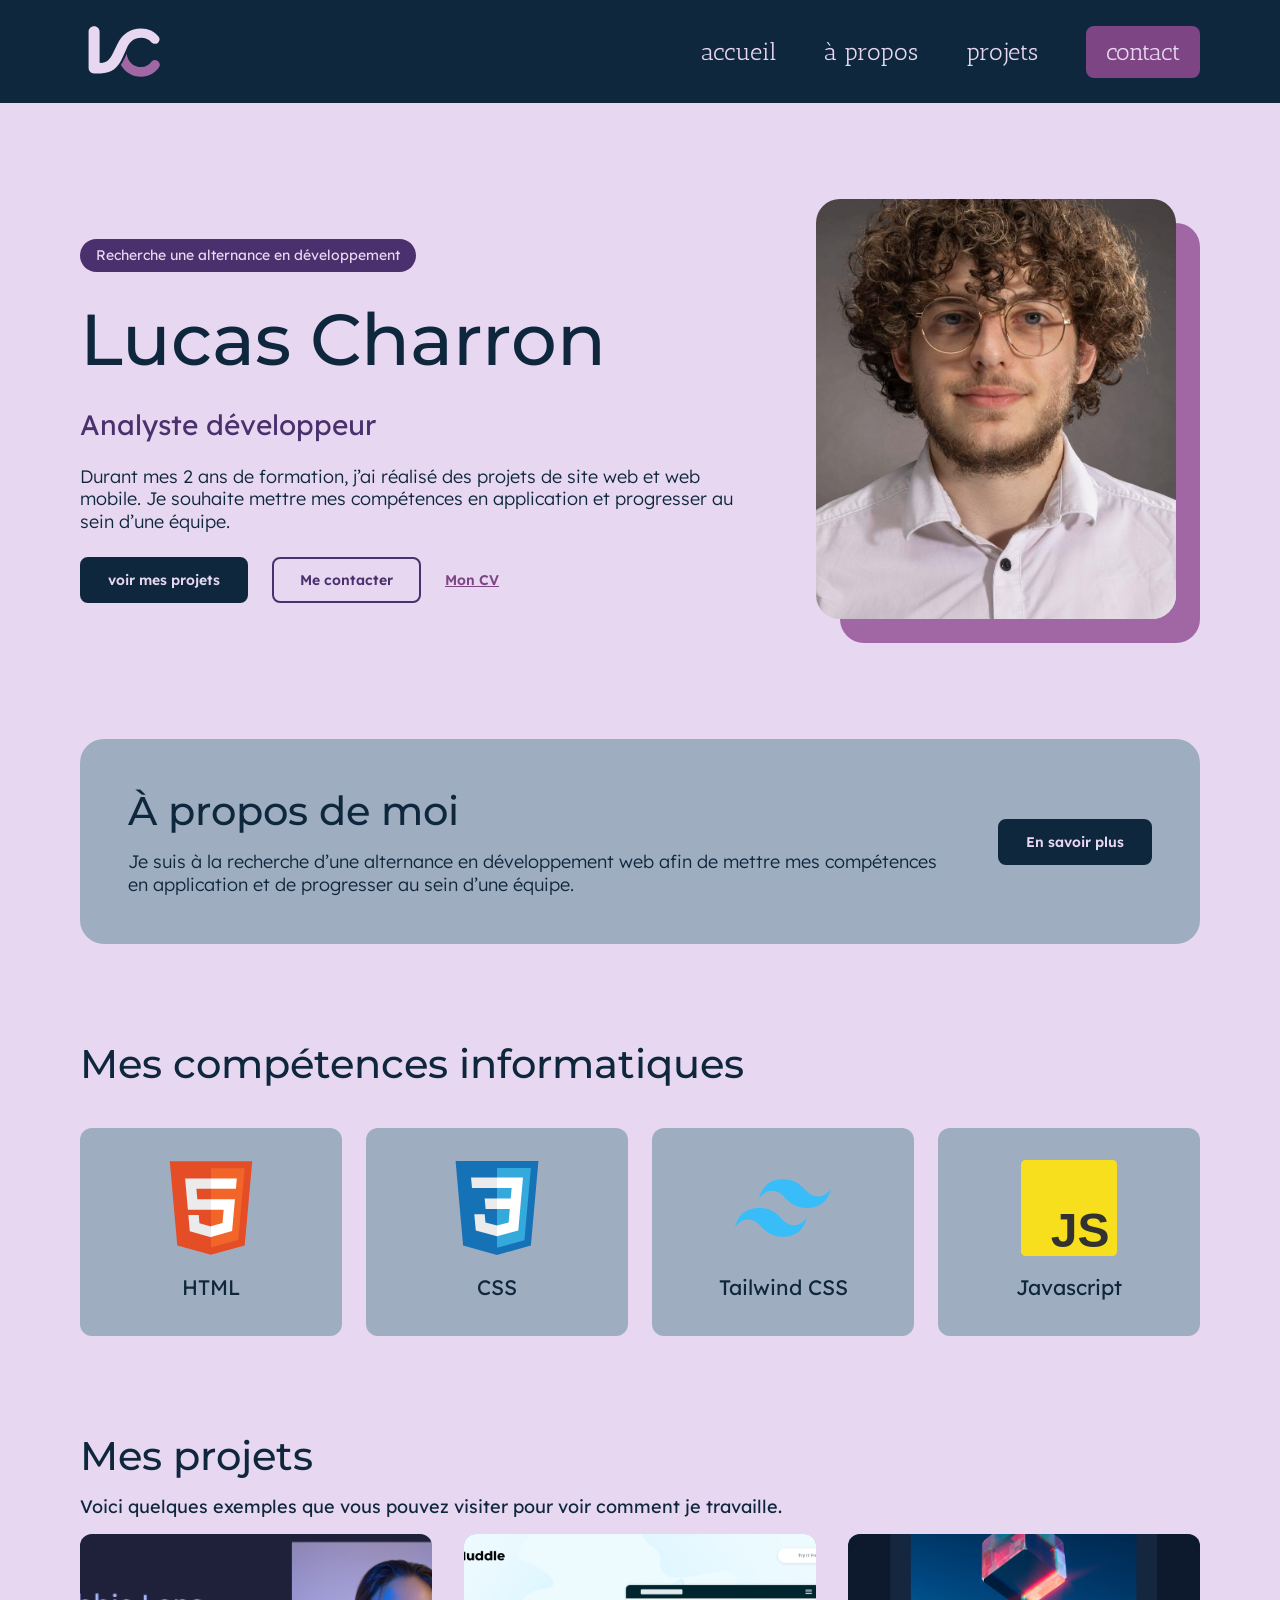
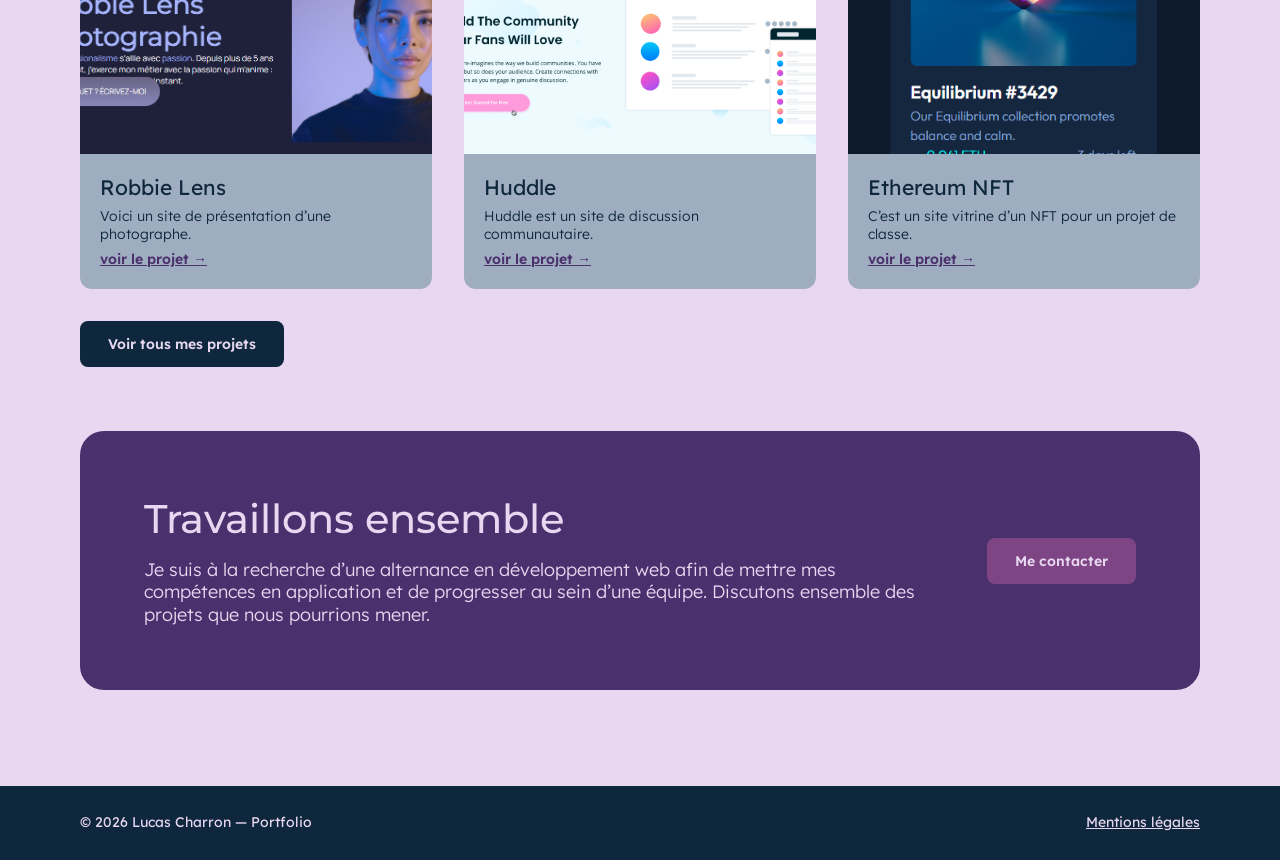
<file: index.html>
<!DOCTYPE html>
<html lang="fr">
<head>
	<!-- Encodage et affichage mobile -->
	<meta charset="UTF-8" />
	<meta name="viewport" content="width=device-width, initial-scale=1.0" />
	<!-- Titre et description de la page -->
	<title>Accueil-portfolio</title>
	<meta name="description" content="Portfolio de Lucas Charron, développeur web : découvrez mes projets de sites web et web mobile réalisés durant ma formation." />

	<!-- Open Graph (aperçu lors du partage du lien) : og:url à remplir quand l'adresse du site sera connue -->
	<meta property="og:title" content="Accueil-portfolio" />
	<meta property="og:type" content="website" />
	<meta property="og:url" content="" />
	<meta property="og:image" content="img/logos/logo-lc-1200x630.png" />

	<!-- Favicons et manifest -->
	<link rel="icon" type="image/png" href="/favicon-96x96.png" sizes="96x96" />
	<link rel="icon" type="image/svg+xml" href="/favicon.svg" />
	<link rel="shortcut icon" href="/favicon.ico" />
	<link rel="apple-touch-icon" sizes="180x180" href="/apple-touch-icon.png" />
	<link rel="manifest" href="/site.webmanifest" />

	<!-- Feuilles de style -->
	<link rel="stylesheet" href="css/reset.css" />
	<link rel="stylesheet" href="css/style.css" />
</head>

<body>
	<!-- ===== EN-TÊTE ===== -->
	<header>
		<a href="index.html">
			<img src="img/logos/logo-lc.svg" alt="Lucas Charron, retour à l'accueil" width="57" height="35">
		</a>
		<!-- Navigation principale -->
		<nav aria-label="Navigation principale">
			<button type="button" aria-expanded="false" aria-controls="menu-principal">Menu</button>
			<ul id="menu-principal" class="menu-principal" hidden>
				<li><a href="index.html" aria-current="page">accueil</a></li>
				<li><a href="a-propos.html">à propos</a></li>
				<li><a href="projets.html">projets</a></li>
				<li><a href="contact.html">contact</a></li>
			</ul>
		</nav>
	</header>

	<!-- ===== CONTENU PRINCIPAL ===== -->
	<main>
		<!-- Section : hero (présentation) -->
		<section id="hero" aria-labelledby="titre-hero" class="hero">
			<img src="img/photos/photo-profil.jpg" alt="Photo de profil de Lucas Charron" width="881" height="1322" class="hero__photo">
			<div class="hero__text">
				<p class="hero__badge">Recherche une alternance en développement</p>
				<h1 id="titre-hero">Lucas Charron</h1>
				<p class="hero__subtitle">Analyste développeur</p>
				<p class="hero__description">Durant mes 2 ans de formation, j’ai réalisé des projets de site web et web mobile. Je souhaite mettre mes compétences en application et progresser au sein d’une équipe.</p>
				<div class="hero__buttons">
					<a href="projets.html" class="btn btn--primary">voir mes projets</a>
					<a href="contact.html" class="btn btn--secondary">Me contacter</a>
					<a href="cv/cv-lucas-charron-portfolio.pdf" class="hero__cv" download>Mon CV</a>
				</div>
			</div>
		</section>

		<!-- Section : À propos de moi -->
		<section aria-labelledby="titre-apropos" class="about">
			<div class="about__text">
				<h2 id="titre-apropos" class="about__title">À propos de moi</h2>
				<p class="about__description">Je suis à la recherche d’une alternance en développement web afin de mettre mes compétences en application et de progresser au sein d’une équipe.</p>
			</div>
			<a href="a-propos.html" class="btn btn--primary">En savoir plus</a>
		</section>

		<!-- Section : Mes compétences informatiques -->
		<section class="skills" aria-labelledby="titre-competences">
			<h2 class="skills__title" id="titre-competences">Mes compétences informatiques</h2>
			<ul class="skills__list">
				<li class="skills__card">
					<img class="skills__icon" src="img/logos/html5.svg" alt="" width="64" height="64">
					<p class="skills__name">HTML</p>
				</li>
				<li class="skills__card">
					<img class="skills__icon" src="img/logos/css3.svg" alt="" width="64" height="64">
					<p class="skills__name">CSS</p>
				</li>
				<li class="skills__card">
					<img class="skills__icon" src="img/logos/tailwindcss.svg" alt="" width="64" height="64">
					<p class="skills__name">Tailwind CSS</p>
				</li>
				<li class="skills__card">
					<img class="skills__icon" src="img/logos/javascript.svg" alt="" width="64" height="64">
					<p class="skills__name">Javascript</p>
				</li>
			</ul>
		</section>

		<!-- Section : Mes projets -->
		<section class="projects" aria-labelledby="titre-projets">
			<h2 id="titre-projets" class="projects__title">Mes projets</h2>
			<p class="projects__intro">Voici quelques exemples que vous pouvez visiter pour voir comment je travaille.</p>
			<ul class="projects__list">
				<li>
					<!-- Projet : Robbie Lens -->
					<article class="projects__card">
						<img class="projects__image" src="img/projets/robbie-lens.png" alt="Capture de la page d'accueil du site Robbie Lens" width="1017" height="467">
						<div class="projects__body">
							<h3 class="projects__name">Robbie Lens</h3>
							<p class="projects__description">Voici un site de présentation d’une photographe.</p>
							<a class="projects__link" href="page-robbies-lens.html" aria-label="Voir le projet Robbie Lens">voir le projet</a>
						</div>
					</article>
				</li>
				<li>
					<!-- Projet : Huddle -->
					<article class="projects__card">
						<img class="projects__image" src="img/projets/huddle.png" alt="Capture de la page du site Huddle" width="607" height="302">
						<div class="projects__body">
							<h3 class="projects__name">Huddle</h3>
							<p class="projects__description">Huddle est un site de discussion communautaire.</p>
							<a class="projects__link" href="page-huddle.html" aria-label="Voir le projet Huddle">voir le projet</a>
						</div>
					</article>
				</li>
				<li>
					<!-- Projet : Ethereum NFT -->
					<article class="projects__card">
						<img class="projects__image" src="img/projets/etherium-nft.png" alt="Capture de la page du site Ethereum NFT" width="432" height="612">
						<div class="projects__body">
							<h3 class="projects__name">Ethereum NFT</h3>
							<p class="projects__description">C’est un site vitrine d’un NFT pour un projet de classe.</p>
							<a class="projects__link" href="page-card-nft.html" aria-label="Voir le projet Ethereum NFT">voir le projet</a>
						</div>
					</article>
				</li>
			</ul>
			<a href="projets.html" class="btn btn--primary projects__all">Voir tous mes projets</a>
		</section>

		<!-- Section : Travaillons ensemble -->
		<section class="cta" aria-labelledby="titre-contact">
			<div class="cta__text">
				<h2 id="titre-contact" class="cta__title">Travaillons ensemble</h2>
				<p class="cta__description">Je suis à la recherche d’une alternance en développement web afin de mettre mes compétences en application et de progresser au sein d’une équipe. Discutons ensemble des projets que nous pourrions mener.</p>
			</div>
			<a href="contact.html" class="btn btn--accent">Me contacter</a>
		</section>
	</main>

	<!-- ===== PIED DE PAGE ===== -->
	<footer class="footer">
		<p class="footer__copy">© 2026 Lucas Charron — Portfolio</p>
		<a class="footer__link" href="mentions-legales.html">Mentions légales</a>
	</footer>
	<!-- Script du menu burger -->
	<script src="js/nav.js"></script>
</body>

</html>
</file>
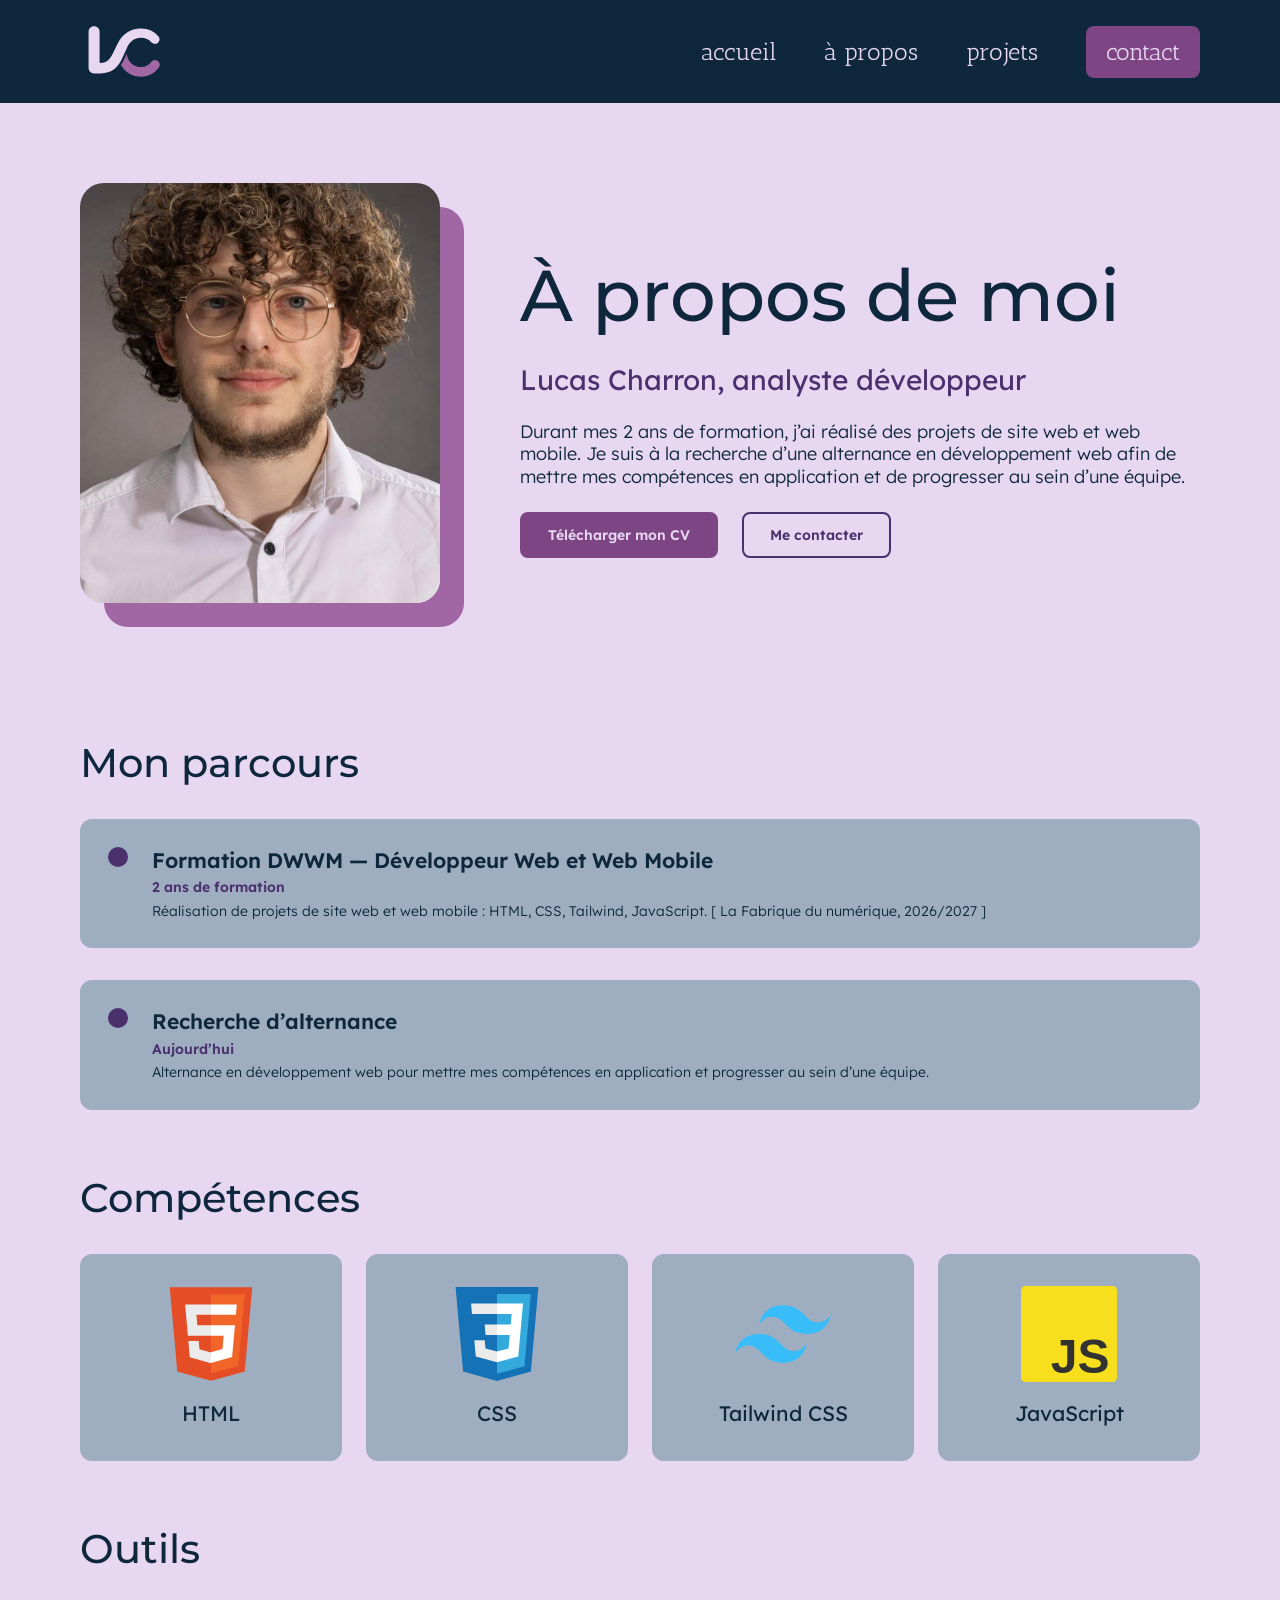
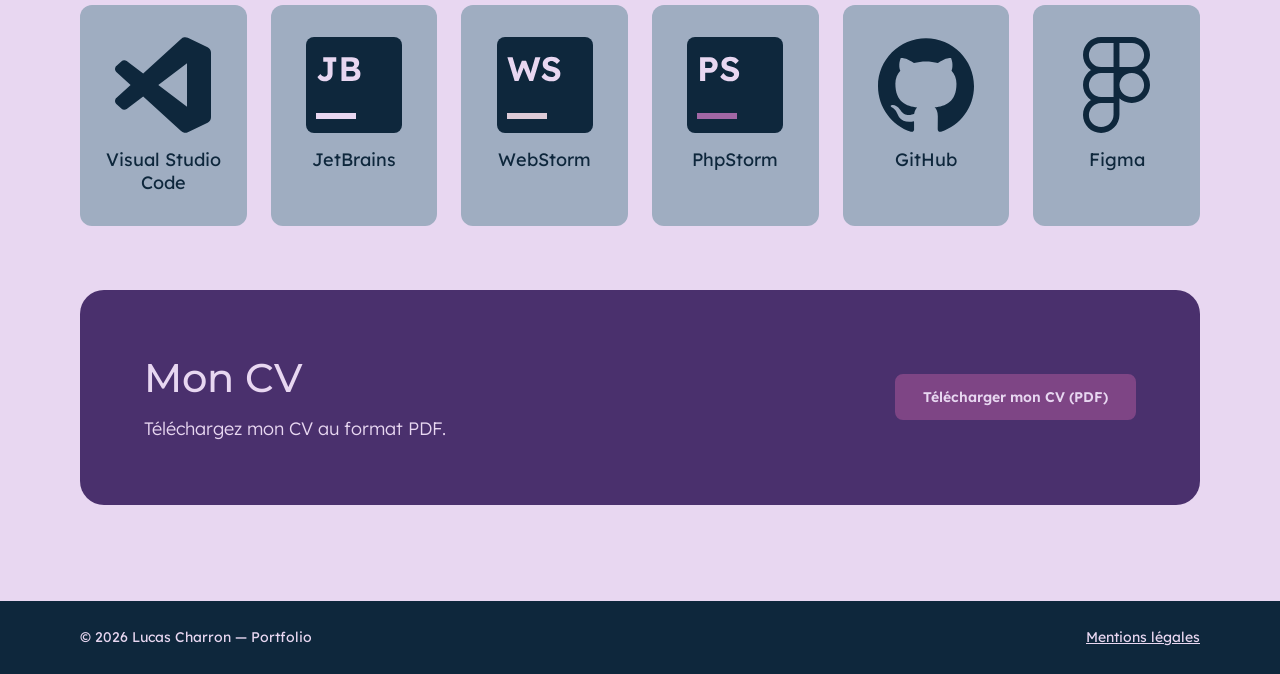
<file: a-propos.html>
<!DOCTYPE html>
<html lang="fr">

<head>
	<!-- Encodage et affichage mobile -->
	<meta charset="UTF-8" />
	<meta name="viewport" content="width=device-width, initial-scale=1.0" />
	<!-- Titre et description de la page -->
	<title>À propos – Lucas Charron</title>
	<meta name="description" content="Lucas Charron, analyste développeur : mon parcours, mes compétences et mes outils." />

	<!-- Open Graph (aperçu lors du partage du lien) -->
	<meta property="og:title" content="À propos – Lucas Charron" />
	<meta property="og:type" content="website" />
	<meta property="og:image" content="img/logos/logo-lc-1200x630.png" />

	<!-- Favicons et manifest -->
	<link rel="icon" type="image/png" href="/favicon-96x96.png" sizes="96x96" />
	<link rel="icon" type="image/svg+xml" href="/favicon.svg" />
	<link rel="shortcut icon" href="/favicon.ico" />
	<link rel="apple-touch-icon" sizes="180x180" href="/apple-touch-icon.png" />
	<link rel="manifest" href="/site.webmanifest" />

	<!-- Feuilles de style -->
	<link rel="stylesheet" href="css/reset.css" />
	<link rel="stylesheet" href="css/style.css" />
</head>

<body>
	<!-- ===== EN-TÊTE ===== -->
	<header>
		<a href="index.html">
			<img src="img/logos/logo-lc.svg" alt="Lucas Charron, retour à l'accueil" width="57" height="35">
		</a>
		<!-- Navigation principale -->
		<nav aria-label="Navigation principale">
			<button type="button" aria-expanded="false" aria-controls="menu-principal">Menu</button>
			<ul id="menu-principal" class="menu-principal" hidden>
				<li><a href="index.html">accueil</a></li>
				<li><a href="a-propos.html" aria-current="page">à propos</a></li>
				<li><a href="projets.html">projets</a></li>
				<li><a href="contact.html">contact</a></li>
			</ul>
		</nav>
	</header>

	<!-- ===== CONTENU PRINCIPAL ===== -->
	<main>
		<!-- Section : hero (présentation) -->
		<section id="hero" aria-labelledby="titre-apropos" class="hero hero--apropos">
			<img src="img/photos/photo-profil.jpg" alt="Photo de profil de Lucas Charron" width="881" height="1322" class="hero__photo">
			<div class="hero__text">
				<h1 id="titre-apropos">À propos de moi</h1>
				<p class="hero__subtitle">Lucas Charron, analyste développeur</p>
				<p class="hero__description">Durant mes 2 ans de formation, j’ai réalisé des projets de site web et web mobile. Je suis à la recherche d’une alternance en développement web afin de mettre mes compétences en application et de progresser au sein d’une équipe.</p>
				<div class="hero__buttons">
					<a href="cv/cv-lucas-charron-portfolio.pdf" class="btn btn--accent" download>Télécharger mon CV</a>
					<a href="contact.html" class="btn btn--secondary">Me contacter</a>
				</div>
			</div>
		</section>

		<!-- Section : Mon parcours -->
		<section class="journey" aria-labelledby="titre-parcours">
			<h2 id="titre-parcours" class="journey__title">Mon parcours</h2>
			<ul class="journey__list">
				<li class="journey__item">
					<h3 class="journey__name">Formation DWWM — Développeur Web et Web Mobile</h3>
					<p class="journey__date">2 ans de formation</p>
					<p class="journey__description">Réalisation de projets de site web et web mobile : HTML, CSS, Tailwind, JavaScript. [ La Fabrique du numérique, 2026/2027 ]</p>
				</li>
				<li class="journey__item">
					<h3 class="journey__name">Recherche d’alternance</h3>
					<p class="journey__date">Aujourd’hui</p>
					<p class="journey__description">Alternance en développement web pour mettre mes compétences en application et progresser au sein d’une équipe.</p>
				</li>
			</ul>
		</section>

		<!-- Section : Compétences -->
		<section class="skills skills--page" aria-labelledby="titre-competences">
			<h2 id="titre-competences" class="skills__title">Compétences</h2>
			<ul class="skills__list">
				<li class="skills__card">
					<img class="skills__icon" src="img/logos/html5.svg" alt="" width="64" height="64">
					<p class="skills__name">HTML</p>
				</li>
				<li class="skills__card">
					<img class="skills__icon" src="img/logos/css3.svg" alt="" width="64" height="64">
					<p class="skills__name">CSS</p>
				</li>
				<li class="skills__card">
					<img class="skills__icon" src="img/logos/tailwindcss.svg" alt="" width="64" height="64">
					<p class="skills__name">Tailwind CSS</p>
				</li>
				<li class="skills__card">
					<img class="skills__icon" src="img/logos/javascript.svg" alt="" width="64" height="64">
					<p class="skills__name">JavaScript</p>
				</li>
			</ul>
		</section>

		<!-- Section : Outils -->
		<section class="tools" aria-labelledby="titre-outils">
			<h2 id="titre-outils" class="tools__title">Outils</h2>
			<ul class="tools__list">
				<li class="tools__card">
					<img class="tools__icon" src="img/logos/vscode.svg" alt="" width="64" height="64">
					<p class="tools__name">Visual Studio Code</p>
				</li>
				<li class="tools__card">
					<img class="tools__icon" src="img/logos/jetbrains.svg" alt="" width="64" height="64">
					<p class="tools__name">JetBrains</p>
				</li>
				<li class="tools__card">
					<img class="tools__icon" src="img/logos/webstorm.svg" alt="" width="64" height="64">
					<p class="tools__name">WebStorm</p>
				</li>
				<li class="tools__card">
					<img class="tools__icon" src="img/logos/phpstorm.svg" alt="" width="64" height="64">
					<p class="tools__name">PhpStorm</p>
				</li>
				<li class="tools__card">
					<img class="tools__icon" src="img/logos/github.svg" alt="" width="64" height="64">
					<p class="tools__name">GitHub</p>
				</li>
				<li class="tools__card">
					<img class="tools__icon" src="img/logos/figma.svg" alt="" width="64" height="64">
					<p class="tools__name">Figma</p>
				</li>
			</ul>
		</section>

		<!-- Section : Mon cv -->
		<section class="cta" aria-labelledby="titre-cv">
			<div class="cta__text">
				<h2 id="titre-cv" class="cta__title">Mon CV</h2>
				<p class="cta__description">Téléchargez mon CV au format PDF.</p>
			</div>
			<a href="cv/cv-lucas-charron-portfolio.pdf" class="btn btn--accent" download>Télécharger mon CV (PDF)</a>
		</section>
	</main>

	<!-- ===== PIED DE PAGE ===== -->
	<footer class="footer">
		<p class="footer__copy">© 2026 Lucas Charron — Portfolio</p>
		<a class="footer__link" href="mentions-legales.html">Mentions légales</a>
	</footer>
	<!-- Script du menu burger -->
	<script src="js/nav.js"></script>
</body>

</html>
</file>
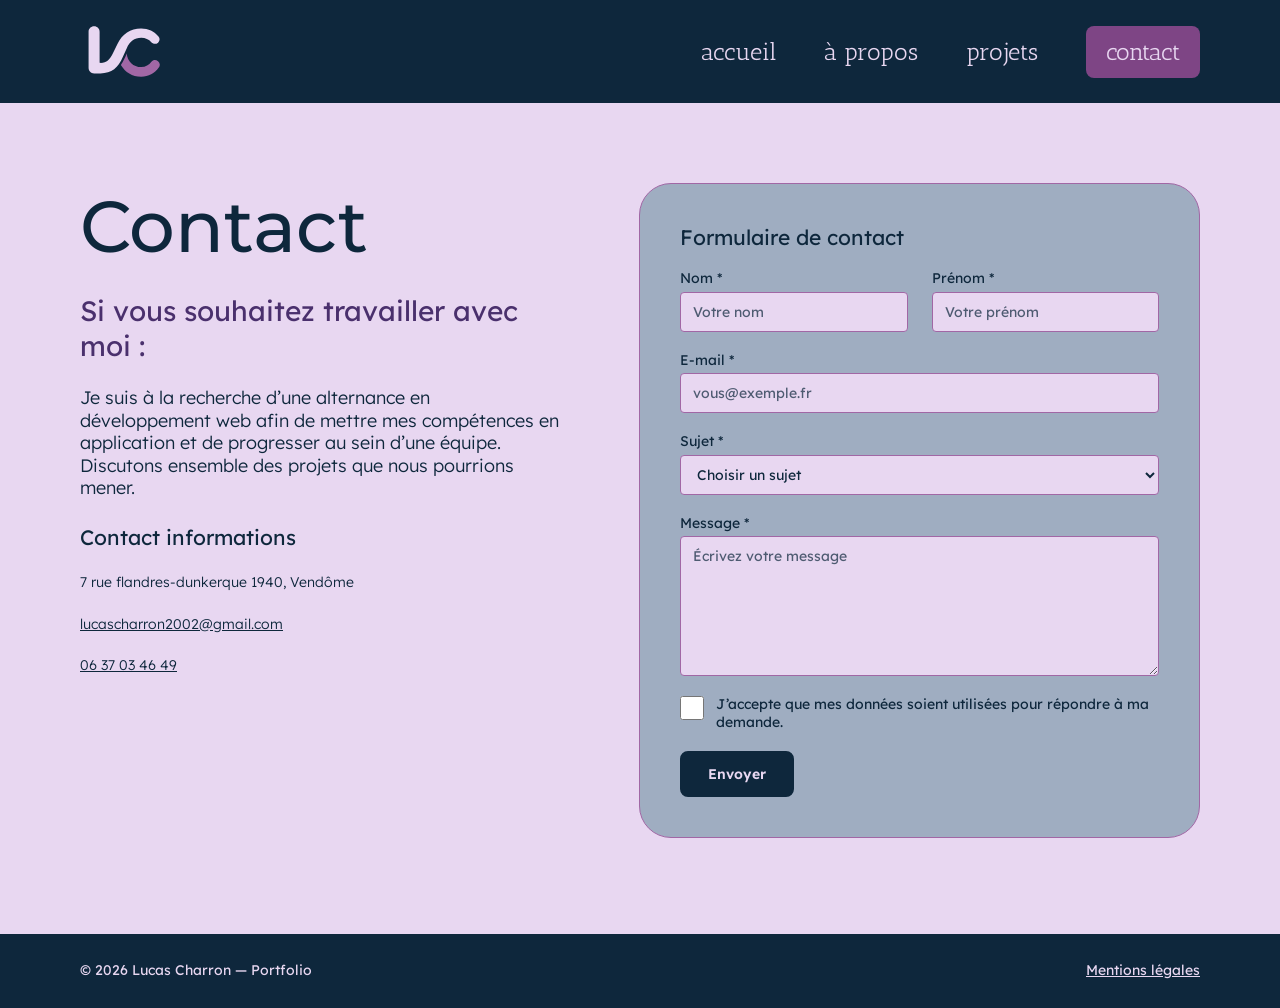
<file: contact.html>
<!DOCTYPE html>
<html lang="fr">

<head>
	<!-- Encodage et affichage mobile -->
	<meta charset="UTF-8" />
	<meta name="viewport" content="width=device-width, initial-scale=1.0" />
	<!-- Titre et description de la page -->
	<title>Contact – Lucas Charron</title>
	<meta name="description" content="Contactez Lucas Charron, à la recherche d’une alternance en développement web." />

	<!-- Open Graph (aperçu lors du partage du lien) -->
	<meta property="og:title" content="Contact – Lucas Charron" />
	<meta property="og:type" content="website" />
	<meta property="og:image" content="img/logos/logo-lc-1200x630.png" />

	<!-- Favicons et manifest -->
	<link rel="icon" type="image/png" href="/favicon-96x96.png" sizes="96x96" />
	<link rel="icon" type="image/svg+xml" href="/favicon.svg" />
	<link rel="shortcut icon" href="/favicon.ico" />
	<link rel="apple-touch-icon" sizes="180x180" href="/apple-touch-icon.png" />
	<link rel="manifest" href="/site.webmanifest" />

	<!-- Feuilles de style -->
	<link rel="stylesheet" href="css/reset.css" />
	<link rel="stylesheet" href="css/style.css" />
</head>

<body>
	<!-- ===== EN-TÊTE ===== -->
	<header>
		<a href="index.html">
			<img src="img/logos/logo-lc.svg" alt="Lucas Charron, retour à l'accueil" width="57" height="35">
		</a>
		<!-- Navigation principale -->
		<nav aria-label="Navigation principale">
			<button type="button" aria-expanded="false" aria-controls="menu-principal">Menu</button>
			<ul id="menu-principal" class="menu-principal" hidden>
				<li><a href="index.html">accueil</a></li>
				<li><a href="a-propos.html">à propos</a></li>
				<li><a href="projets.html">projets</a></li>
				<li><a href="contact.html" aria-current="page">contact</a></li>
			</ul>
		</nav>
	</header>

	<!-- ===== CONTENU PRINCIPAL ===== -->
	<main class="contact">
		<!-- Section : Contact -->
		<section class="contact__info" aria-labelledby="titre-contact">
			<h1 id="titre-contact">Contact</h1>
			<p class="contact__subtitle">Si vous souhaitez travailler avec moi :</p>
			<p class="contact__text">Je suis à la recherche d’une alternance en développement web afin de mettre mes compétences en application et de progresser au sein d’une équipe. Discutons ensemble des projets que nous pourrions mener.</p>

			<!-- Coordonnées : adresse, e-mail, téléphone -->
			<h2 class="contact__heading">Contact informations</h2>
			<address class="contact__address">
				<p>7 rue flandres-dunkerque 1940, Vendôme</p>
				<p><a href="mailto:lucascharron2002@gmail.com">lucascharron2002@gmail.com</a></p>
				<p><a href="tel:+33637034649">06 37 03 46 49</a></p>
			</address>
		</section>

		<!-- Section : Formulaire de contact -->
		<section class="contact__card" aria-labelledby="titre-formulaire">
			<h2 id="titre-formulaire" class="form__title">Formulaire de contact</h2>
			<!-- Formulaire -->
			<form class="form" action="#" method="post">
				<p class="form__note">Les champs marqués d’un * sont obligatoires.</p>

				<!-- Champs : nom et prénom (côte à côte dès 768 px) -->
				<div class="form__row">
					<div class="form__field">
						<label class="form__label" for="nom">Nom *</label>
						<input class="form__input" type="text" id="nom" name="nom" placeholder="Votre nom" autocomplete="family-name" required>
					</div>
					<div class="form__field">
						<label class="form__label" for="prenom">Prénom *</label>
						<input class="form__input" type="text" id="prenom" name="prenom" placeholder="Votre prénom" autocomplete="given-name" required>
					</div>
				</div>
				<!-- Champ : e-mail -->
				<div class="form__field">
					<label class="form__label" for="email">E-mail *</label>
					<input class="form__input" type="email" id="email" name="email" placeholder="vous@exemple.fr" autocomplete="email" required>
				</div>
				<!-- Champ : sujet (liste déroulante) -->
				<div class="form__field">
					<label class="form__label" for="sujet">Sujet *</label>
					<select class="form__input" id="sujet" name="sujet" required>
						<option value="">Choisir un sujet</option>
						<option value="alternance">Proposition d’alternance</option>
						<option value="projet">Question sur un projet</option>
						<option value="autre">Autre</option>
					</select>
				</div>
				<!-- Champ : message -->
				<div class="form__field">
					<label class="form__label" for="message">Message *</label>
					<textarea class="form__input" id="message" name="message" rows="6" placeholder="Écrivez votre message" required></textarea>
				</div>
				<!-- Consentement (case obligatoire) -->
				<div class="form__consent">
					<input class="form__checkbox" type="checkbox" id="consentement" name="consentement" required>
					<label for="consentement">J’accepte que mes données soient utilisées pour répondre à ma demande.</label>
				</div>

				<!-- Bouton d'envoi -->
				<button type="submit" class="btn btn--primary">Envoyer</button>
			</form>
		</section>
	</main>

	<!-- ===== PIED DE PAGE ===== -->
	<footer class="footer">
		<p class="footer__copy">© 2026 Lucas Charron — Portfolio</p>
		<a class="footer__link" href="mentions-legales.html">Mentions légales</a>
	</footer>
	<!-- Script du menu burger -->
	<script src="js/nav.js"></script>
</body>

</html>
</file>
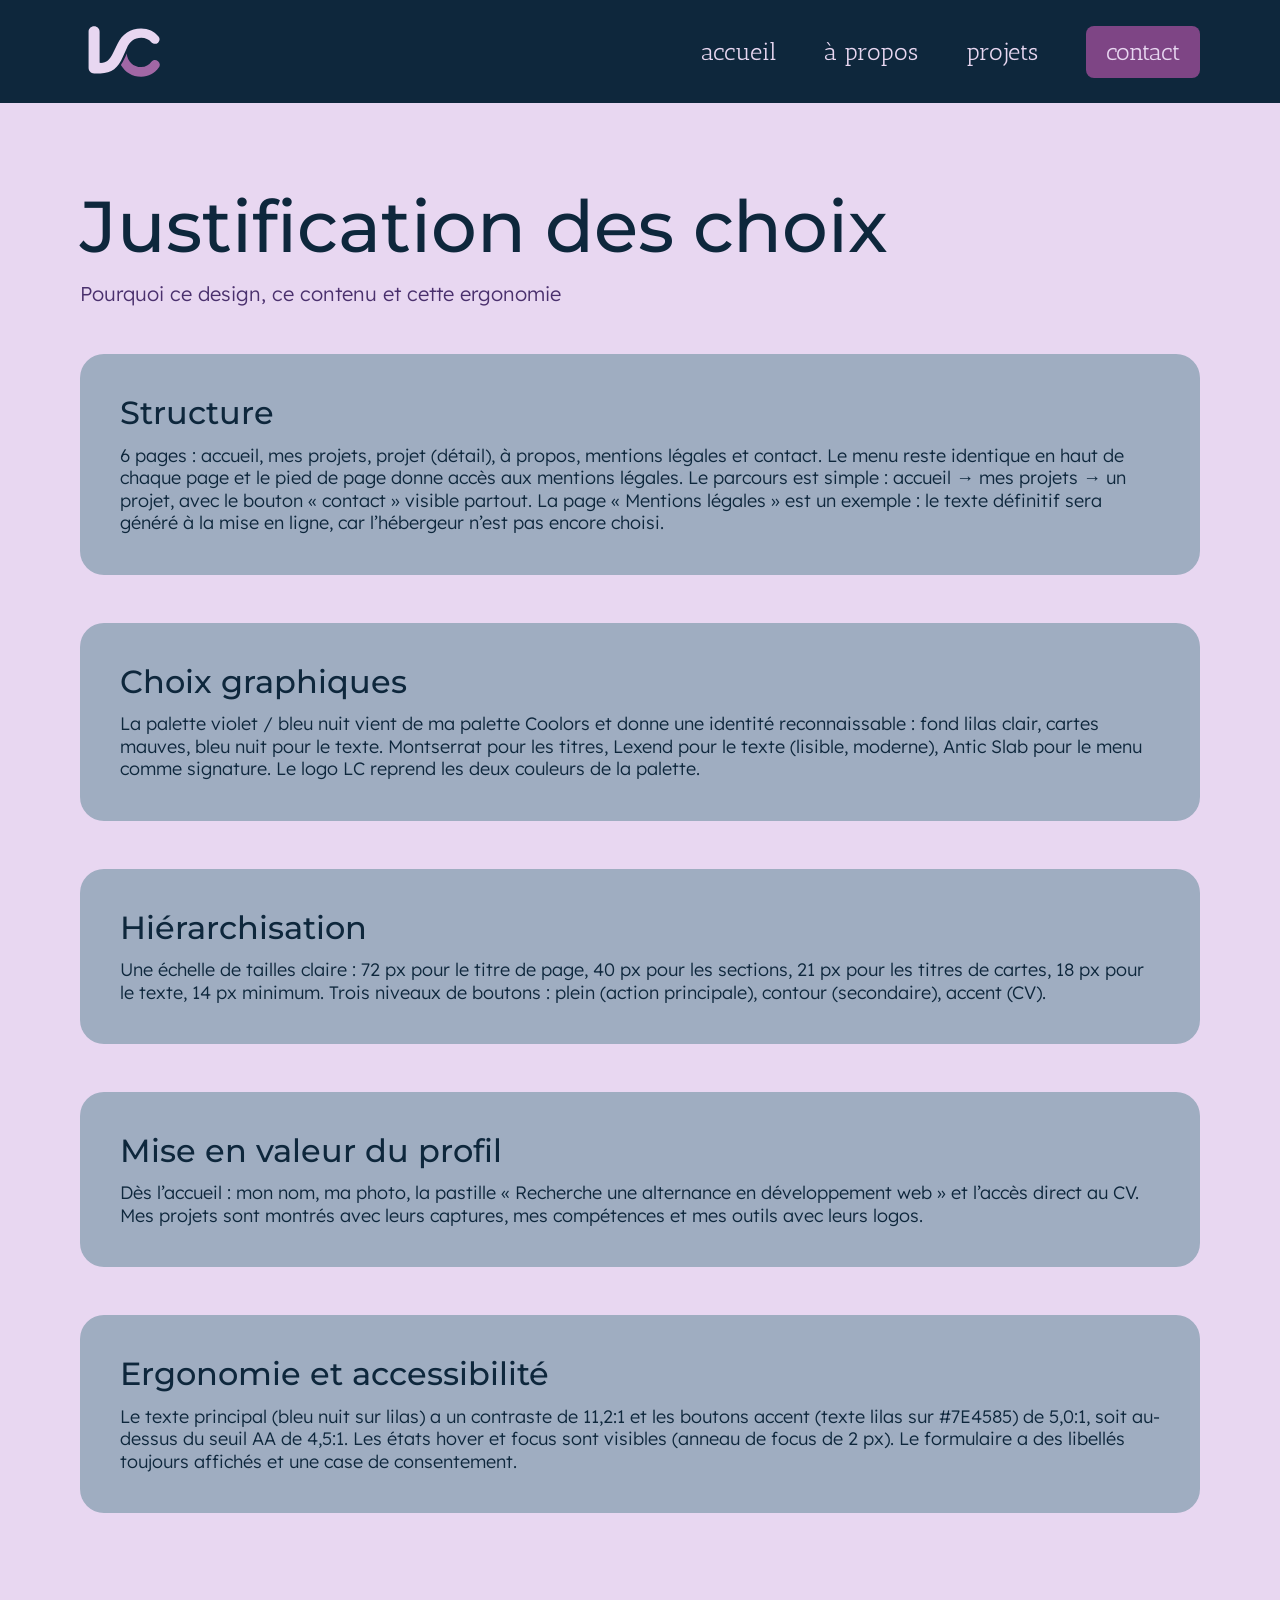
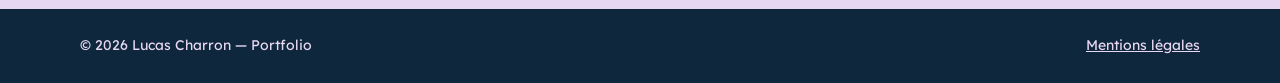
<file: justification-des-choix.html>
<!DOCTYPE html>
<html lang="fr">

<head>
	<!-- Encodage et affichage mobile -->
	<meta charset="UTF-8" />
	<meta name="viewport" content="width=device-width, initial-scale=1.0" />
	<!-- Titre et description de la page -->
	<title>Justification des choix – Lucas Charron</title>
	<meta name="description" content="Pourquoi ce design, ce contenu et cette ergonomie pour le portfolio de Lucas Charron." />

	<!-- Open Graph (aperçu lors du partage du lien) -->
	<meta property="og:title" content="Justification des choix – Lucas Charron" />
	<meta property="og:type" content="website" />
	<meta property="og:image" content="img/logos/logo-lc-1200x630.png" />

	<!-- Favicons et manifest -->
	<link rel="icon" type="image/png" href="/favicon-96x96.png" sizes="96x96" />
	<link rel="icon" type="image/svg+xml" href="/favicon.svg" />
	<link rel="shortcut icon" href="/favicon.ico" />
	<link rel="apple-touch-icon" sizes="180x180" href="/apple-touch-icon.png" />
	<link rel="manifest" href="/site.webmanifest" />

	<!-- Feuilles de style -->
	<link rel="stylesheet" href="css/reset.css" />
	<link rel="stylesheet" href="css/style.css" />
</head>

<body>
	<!-- ===== EN-TÊTE ===== -->
	<header>
		<a href="index.html">
			<img src="img/logos/logo-lc.svg" alt="Lucas Charron, retour à l'accueil" width="57" height="35">
		</a>
		<!-- Navigation principale -->
		<nav aria-label="Navigation principale">
			<button type="button" aria-expanded="false" aria-controls="menu-principal">Menu</button>
			<ul id="menu-principal" class="menu-principal" hidden>
				<li><a href="index.html">accueil</a></li>
				<li><a href="a-propos.html">à propos</a></li>
				<li><a href="projets.html">projets</a></li>
				<li><a href="contact.html">contact</a></li>
			</ul>
		</nav>
	</header>

	<!-- ===== CONTENU PRINCIPAL ===== -->
	<main class="choices">
		<div class="choices__header">
			<h1>Justification des choix</h1>
			<p class="choices__subtitle">Pourquoi ce design, ce contenu et cette ergonomie</p>
		</div>

		<!-- Section : Structure -->
		<section class="choices__card" aria-labelledby="jc-structure">
			<h2 id="jc-structure" class="choices__title">Structure</h2>
			<p class="choices__text">6 pages : accueil, mes projets, projet (détail), à propos, mentions légales et contact. Le menu reste identique en haut de chaque page et le pied de page donne accès aux mentions légales. Le parcours est simple : accueil → mes projets → un projet, avec le bouton « contact » visible partout. La page « Mentions légales » est un exemple : le texte définitif sera généré à la mise en ligne, car l’hébergeur n’est pas encore choisi.</p>
		</section>

		<!-- Section : Choix graphiques -->
		<section class="choices__card" aria-labelledby="jc-graphiques">
			<h2 id="jc-graphiques" class="choices__title">Choix graphiques</h2>
			<p class="choices__text">La palette violet / bleu nuit vient de ma palette Coolors et donne une identité reconnaissable : fond lilas clair, cartes mauves, bleu nuit pour le texte. Montserrat pour les titres, Lexend pour le texte (lisible, moderne), Antic Slab pour le menu comme signature. Le logo LC reprend les deux couleurs de la palette.</p>
		</section>

		<!-- Section : Hiérarchisation -->
		<section class="choices__card" aria-labelledby="jc-hierarchie">
			<h2 id="jc-hierarchie" class="choices__title">Hiérarchisation</h2>
			<p class="choices__text">Une échelle de tailles claire : 72 px pour le titre de page, 40 px pour les sections, 21 px pour les titres de cartes, 18 px pour le texte, 14 px minimum. Trois niveaux de boutons : plein (action principale), contour (secondaire), accent (CV).</p>
		</section>

		<!-- Section : Mise en valeur du profil -->
		<section class="choices__card" aria-labelledby="jc-profil">
			<h2 id="jc-profil" class="choices__title">Mise en valeur du profil</h2>
			<p class="choices__text">Dès l’accueil : mon nom, ma photo, la pastille « Recherche une alternance en développement web » et l’accès direct au CV. Mes projets sont montrés avec leurs captures, mes compétences et mes outils avec leurs logos.</p>
		</section>

		<!-- Section : Ergonomie et accessibilité -->
		<section class="choices__card" aria-labelledby="jc-ergonomie">
			<h2 id="jc-ergonomie" class="choices__title">Ergonomie et accessibilité</h2>
			<p class="choices__text">Le texte principal (bleu nuit sur lilas) a un contraste de 11,2:1 et les boutons accent (texte lilas sur #7E4585) de 5,0:1, soit au-dessus du seuil AA de 4,5:1. Les états hover et focus sont visibles (anneau de focus de 2 px). Le formulaire a des libellés toujours affichés et une case de consentement.</p>
		</section>
	</main>

	<!-- ===== PIED DE PAGE ===== -->
	<footer class="footer">
		<p class="footer__copy">© 2026 Lucas Charron — Portfolio</p>
		<a class="footer__link" href="mentions-legales.html">Mentions légales</a>
	</footer>
	<!-- Script du menu burger -->
	<script src="js/nav.js"></script>
</body>

</html>
</file>
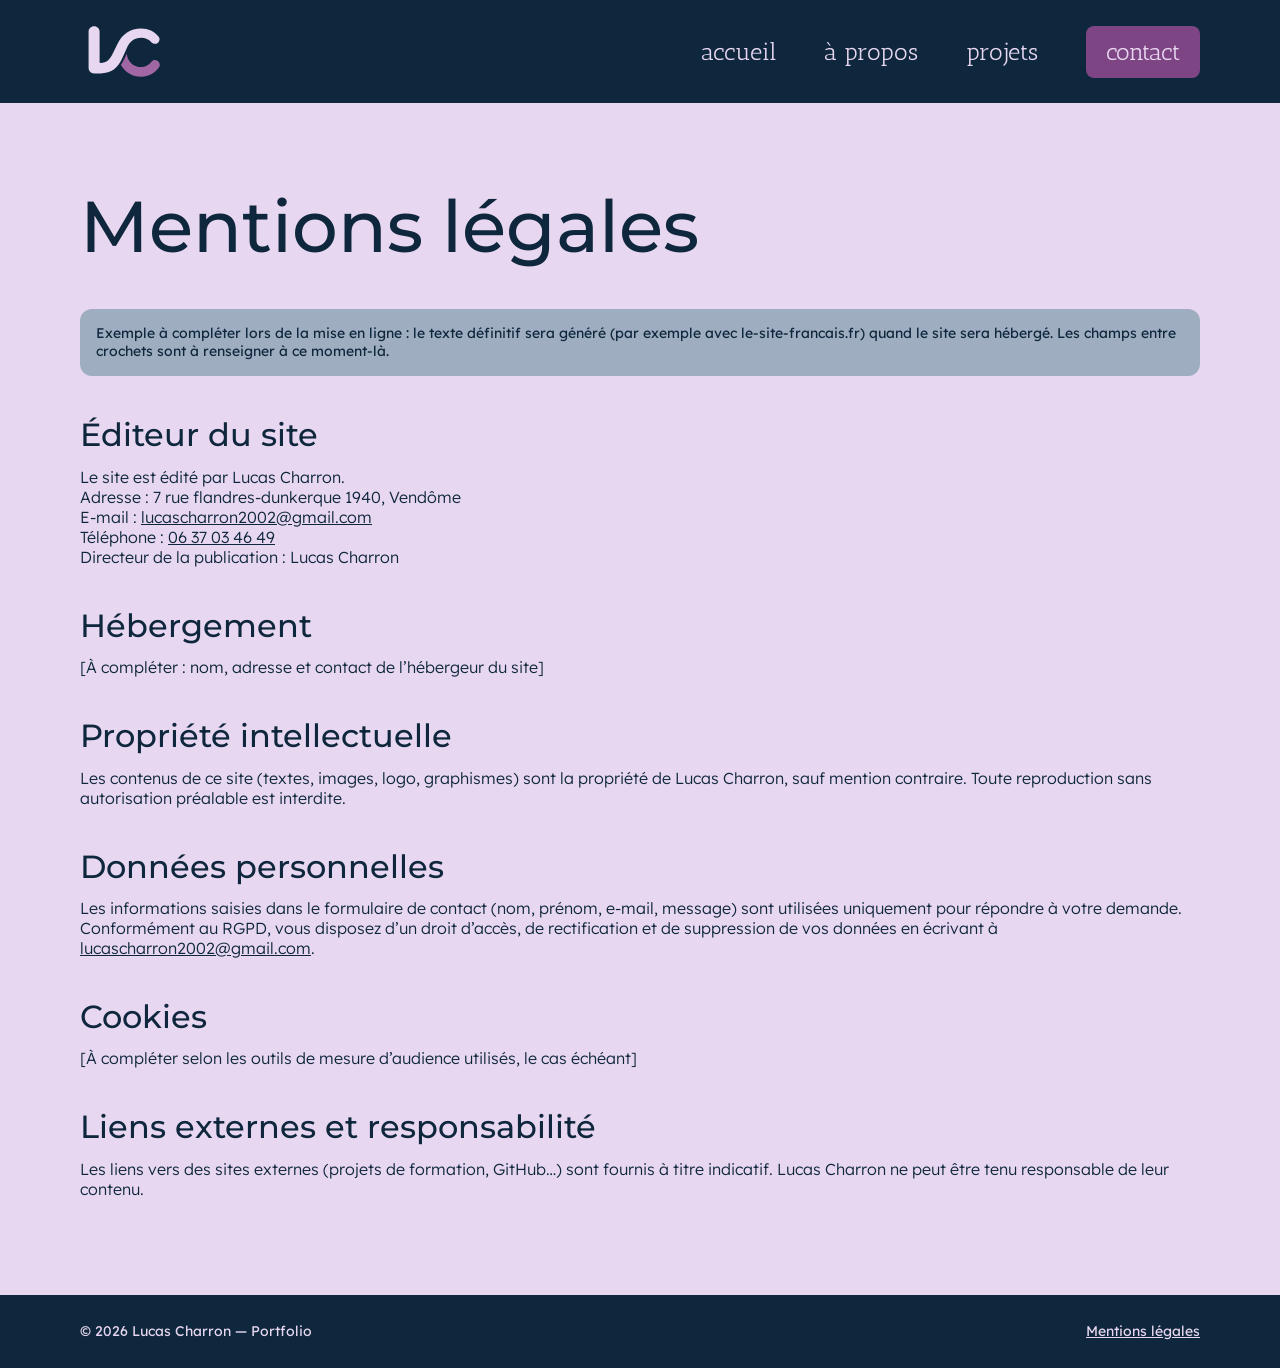
<file: mentions-legales.html>
<!DOCTYPE html>
<html lang="fr">

<head>
	<!-- Encodage et affichage mobile -->
	<meta charset="UTF-8" />
	<meta name="viewport" content="width=device-width, initial-scale=1.0" />
	<!-- Titre et description de la page -->
	<title>Mentions légales – Lucas Charron</title>
	<meta name="description" content="Mentions légales du portfolio de Lucas Charron." />

	<!-- Open Graph (aperçu lors du partage du lien) -->
	<meta property="og:title" content="Mentions légales – Lucas Charron" />
	<meta property="og:type" content="website" />
	<meta property="og:image" content="img/logos/logo-lc-1200x630.png" />

	<!-- Favicons et manifest -->
	<link rel="icon" type="image/png" href="/favicon-96x96.png" sizes="96x96" />
	<link rel="icon" type="image/svg+xml" href="/favicon.svg" />
	<link rel="shortcut icon" href="/favicon.ico" />
	<link rel="apple-touch-icon" sizes="180x180" href="/apple-touch-icon.png" />
	<link rel="manifest" href="/site.webmanifest" />

	<!-- Feuilles de style -->
	<link rel="stylesheet" href="css/reset.css" />
	<link rel="stylesheet" href="css/style.css" />
</head>

<body>
	<!-- ===== EN-TÊTE ===== -->
	<header>
		<a href="index.html">
			<img src="img/logos/logo-lc.svg" alt="Lucas Charron, retour à l'accueil" width="57" height="35">
		</a>
		<!-- Navigation principale -->
		<nav aria-label="Navigation principale">
			<button type="button" aria-expanded="false" aria-controls="menu-principal">Menu</button>
			<ul id="menu-principal" class="menu-principal" hidden>
				<li><a href="index.html">accueil</a></li>
				<li><a href="a-propos.html">à propos</a></li>
				<li><a href="projets.html">projets</a></li>
				<li><a href="contact.html">contact</a></li>
			</ul>
		</nav>
	</header>

	<!-- ===== CONTENU PRINCIPAL ===== -->
	<main class="legal">
		<h1>Mentions légales</h1>
		<p class="legal__note">Exemple à compléter lors de la mise en ligne : le texte définitif sera généré (par exemple avec le-site-francais.fr) quand le site sera hébergé. Les champs entre crochets sont à renseigner à ce moment-là.</p>

		<!-- Section : Éditeur du site -->
		<section class="legal__section" aria-labelledby="ml-editeur">
			<h2 id="ml-editeur" class="legal__title">Éditeur du site</h2>
			<p class="legal__text">Le site est édité par Lucas Charron.</p>
			<address class="legal__address">
				<p class="legal__text">Adresse : 7 rue flandres-dunkerque 1940, Vendôme</p>
				<p class="legal__text">E-mail : <a href="mailto:lucascharron2002@gmail.com">lucascharron2002@gmail.com</a></p>
				<p class="legal__text">Téléphone : <a href="tel:+33637034649">06 37 03 46 49</a></p>
			</address>
			<p class="legal__text">Directeur de la publication : Lucas Charron</p>
		</section>

		<!-- Section : Hébergement -->
		<section class="legal__section" aria-labelledby="ml-hebergement">
			<h2 id="ml-hebergement" class="legal__title">Hébergement</h2>
			<p class="legal__text">[À compléter : nom, adresse et contact de l’hébergeur du site]</p>
		</section>

		<!-- Section : Propriété intellectuelle -->
		<section class="legal__section" aria-labelledby="ml-propriete">
			<h2 id="ml-propriete" class="legal__title">Propriété intellectuelle</h2>
			<p class="legal__text">Les contenus de ce site (textes, images, logo, graphismes) sont la propriété de Lucas Charron, sauf mention contraire. Toute reproduction sans autorisation préalable est interdite.</p>
		</section>

		<!-- Section : Données personnelles -->
		<section class="legal__section" aria-labelledby="ml-donnees">
			<h2 id="ml-donnees" class="legal__title">Données personnelles</h2>
			<p class="legal__text">Les informations saisies dans le formulaire de contact (nom, prénom, e-mail, message) sont utilisées uniquement pour répondre à votre demande. Conformément au RGPD, vous disposez d’un droit d’accès, de rectification et de suppression de vos données en écrivant à <a href="mailto:lucascharron2002@gmail.com">lucascharron2002@gmail.com</a>.</p>
		</section>

		<!-- Section : Cookies -->
		<section class="legal__section" aria-labelledby="ml-cookies">
			<h2 id="ml-cookies" class="legal__title">Cookies</h2>
			<p class="legal__text">[À compléter selon les outils de mesure d’audience utilisés, le cas échéant]</p>
		</section>

		<!-- Section : Liens externes et responsabilité -->
		<section class="legal__section" aria-labelledby="ml-liens">
			<h2 id="ml-liens" class="legal__title">Liens externes et responsabilité</h2>
			<p class="legal__text">Les liens vers des sites externes (projets de formation, GitHub…) sont fournis à titre indicatif. Lucas Charron ne peut être tenu responsable de leur contenu.</p>
		</section>
	</main>

	<!-- ===== PIED DE PAGE ===== -->
	<footer class="footer">
		<p class="footer__copy">© 2026 Lucas Charron — Portfolio</p>
		<a class="footer__link" href="mentions-legales.html">Mentions légales</a>
	</footer>
	<!-- Script du menu burger -->
	<script src="js/nav.js"></script>
</body>

</html>
</file>
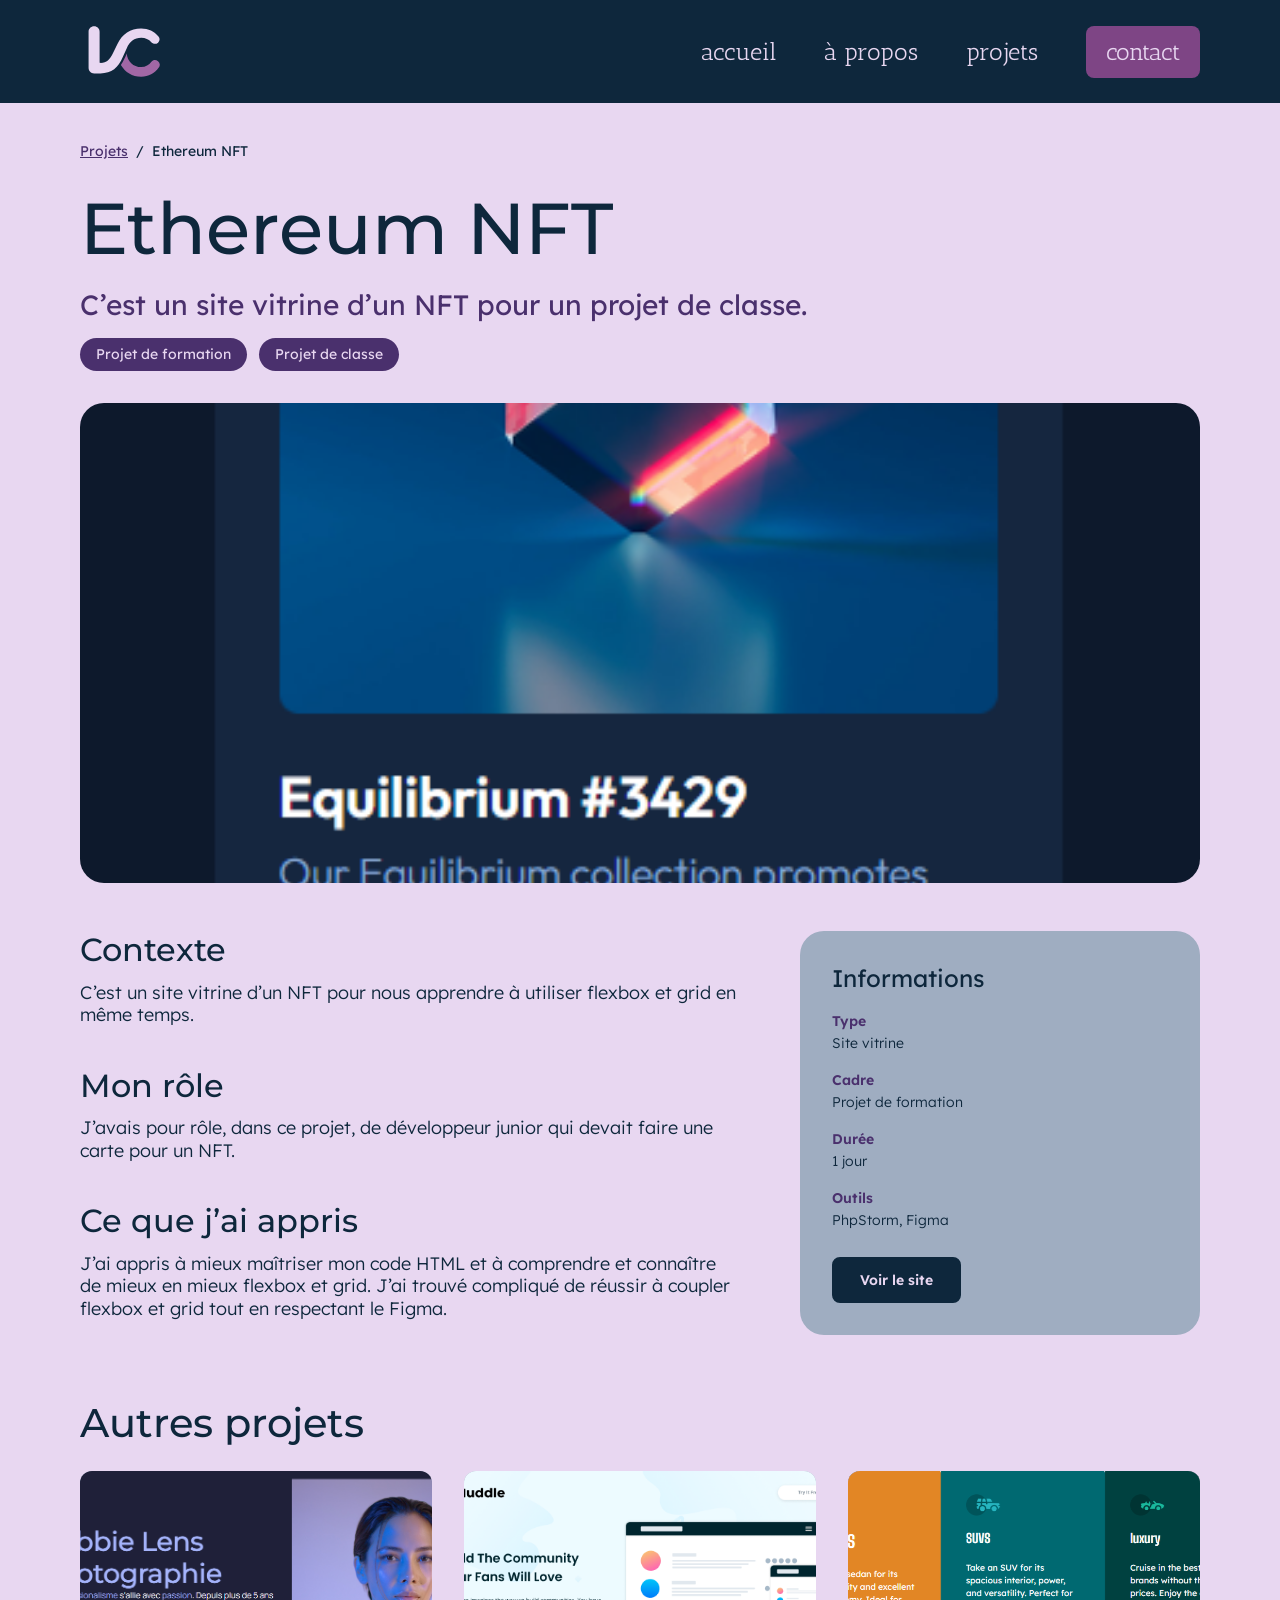
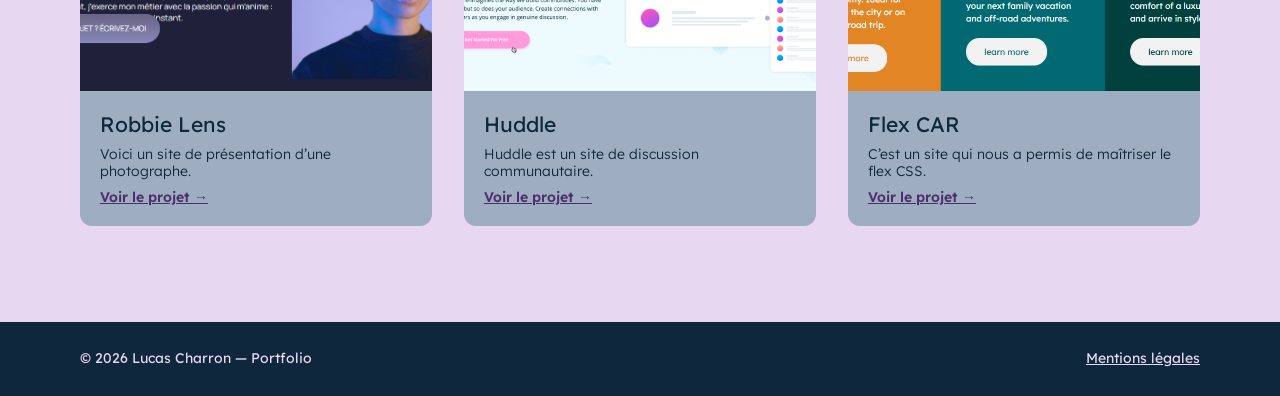
<file: page-card-nft.html>
<!DOCTYPE html>
<html lang="fr">

<head>
	<!-- Encodage et affichage mobile -->
	<meta charset="UTF-8" />
	<meta name="viewport" content="width=device-width, initial-scale=1.0" />
	<!-- Titre et description de la page -->
	<title>Ethereum NFT – Lucas Charron</title>
	<meta name="description" content="C’est un site vitrine d’un NFT pour un projet de classe." />

	<!-- Open Graph (aperçu lors du partage du lien) -->
	<meta property="og:title" content="Ethereum NFT – Lucas Charron" />
	<meta property="og:type" content="website" />
	<meta property="og:image" content="img/logos/logo-lc-1200x630.png" />

	<!-- Favicons et manifest -->
	<link rel="icon" type="image/png" href="/favicon-96x96.png" sizes="96x96" />
	<link rel="icon" type="image/svg+xml" href="/favicon.svg" />
	<link rel="shortcut icon" href="/favicon.ico" />
	<link rel="apple-touch-icon" sizes="180x180" href="/apple-touch-icon.png" />
	<link rel="manifest" href="/site.webmanifest" />

	<!-- Feuilles de style -->
	<link rel="stylesheet" href="css/reset.css" />
	<link rel="stylesheet" href="css/style.css" />
</head>

<body>
	<!-- ===== EN-TÊTE ===== -->
	<header>
		<a href="index.html">
			<img src="img/logos/logo-lc.svg" alt="Lucas Charron, retour à l'accueil" width="57" height="35">
		</a>
		<!-- Navigation principale -->
		<nav aria-label="Navigation principale">
			<button type="button" aria-expanded="false" aria-controls="menu-principal">Menu</button>
			<ul id="menu-principal" class="menu-principal" hidden>
				<li><a href="index.html">accueil</a></li>
				<li><a href="a-propos.html">à propos</a></li>
				<li><a href="projets.html">projets</a></li>
				<li><a href="contact.html">contact</a></li>
			</ul>
		</nav>
	</header>

	<!-- ===== CONTENU PRINCIPAL ===== -->
	<main>
		<!-- Fil d'Ariane -->
		<nav class="breadcrumb" aria-label="Fil d'Ariane">
			<ul class="breadcrumb__list">
				<li class="breadcrumb__item"><a href="projets.html">Projets</a></li>
				<li class="breadcrumb__item" aria-current="page">Ethereum NFT</li>
			</ul>
		</nav>

		<!-- Section : présentation du projet -->
		<section class="project__header" aria-labelledby="titre-projet">
			<h1 id="titre-projet">Ethereum NFT</h1>
			<p class="project__subtitle">C’est un site vitrine d’un NFT pour un projet de classe.</p>
			<ul class="project__tags">
				<li class="project__tag">Projet de formation</li>
				<li class="project__tag">Projet de classe</li>
			</ul>
			<img src="img/projets/etherium-nft.png" class="project__image" width="432" height="612" alt="Capture de la page du site Ethereum NFT">
		</section>

		<div class="project__content">
			<!-- Section : détails du projet (contexte, rôle, apprentissage) -->
			<section class="project__details">
				<h2 class="project__heading">Contexte</h2>
				<p class="project__text">C’est un site vitrine d’un NFT pour nous apprendre à utiliser flexbox et grid en même temps.</p>
				<h2 class="project__heading">Mon rôle</h2>
				<p class="project__text">J’avais pour rôle, dans ce projet, de développeur junior qui devait faire une carte pour un NFT.</p>
				<h2 class="project__heading">Ce que j’ai appris</h2>
				<p class="project__text">J’ai appris à mieux maîtriser mon code HTML et à comprendre et connaître de mieux en mieux flexbox et grid. J’ai trouvé compliqué de réussir à coupler flexbox et grid tout en respectant le Figma.</p>
			</section>

			<!-- Complément : informations sur le projet -->
			<aside class="project__info" aria-labelledby="titre-infos">
				<h2 id="titre-infos" class="project__info-title">Informations</h2>
				<dl class="project__info-list">
					<div class="project__info-item">
						<dt class="project__term">Type</dt>
						<dd class="project__value">Site vitrine</dd>
					</div>
					<div class="project__info-item">
						<dt class="project__term">Cadre</dt>
						<dd class="project__value">Projet de formation</dd>
					</div>
					<div class="project__info-item">
						<dt class="project__term">Durée</dt>
						<dd class="project__value">1 jour</dd>
					</div>
					<div class="project__info-item">
						<dt class="project__term">Outils</dt>
						<dd class="project__value">PhpStorm, Figma</dd>
					</div>
				</dl>
				<a href="#" class="btn btn--primary">Voir le site</a>
			</aside>
		</div>

		<!-- Section : Autres projets -->
		<section class="projects projects--related" aria-labelledby="titre-autres">
			<h2 id="titre-autres" class="projects__title">Autres projets</h2>
			<ul class="projects__list">
				<li>
					<!-- Projet : Robbie Lens -->
					<article class="projects__card">
						<img src="img/projets/robbie-lens.png" class="projects__image" width="1017" height="467" alt="Capture de la page d'accueil du site Robbie Lens">
						<div class="projects__body">
							<h3 class="projects__name">Robbie Lens</h3>
							<p class="projects__description">Voici un site de présentation d’une photographe.</p>
							<a href="page-robbies-lens.html" class="projects__link" aria-label="Voir le projet Robbie Lens">Voir le projet</a>
						</div>
					</article>
				</li>
				<li>
					<!-- Projet : Huddle -->
					<article class="projects__card">
						<img src="img/projets/huddle.png" class="projects__image" width="607" height="302" alt="Capture de la page du site Huddle">
						<div class="projects__body">
							<h3 class="projects__name">Huddle</h3>
							<p class="projects__description">Huddle est un site de discussion communautaire.</p>
							<a href="page-huddle.html" class="projects__link" aria-label="Voir le projet Huddle">Voir le projet</a>
						</div>
					</article>
				</li>
				<li>
					<!-- Projet : Flex CAR -->
					<article class="projects__card">
						<img src="img/projets/projet-4.svg" class="projects__image" width="1280" height="480" alt="Capture de la page du site Flex CAR">
						<div class="projects__body">
							<h3 class="projects__name">Flex CAR</h3>
							<p class="projects__description">C’est un site qui nous a permis de maîtriser le flex CSS.</p>
							<a href="page-flex-car.html" class="projects__link" aria-label="Voir le projet Flex CAR">Voir le projet</a>
						</div>
					</article>
				</li>
			</ul>
		</section>
	</main>

	<!-- ===== PIED DE PAGE ===== -->
	<footer class="footer">
		<p class="footer__copy">© 2026 Lucas Charron — Portfolio</p>
		<a class="footer__link" href="mentions-legales.html">Mentions légales</a>
	</footer>
	<!-- Script du menu burger -->
	<script src="js/nav.js"></script>
</body>

</html>
</file>
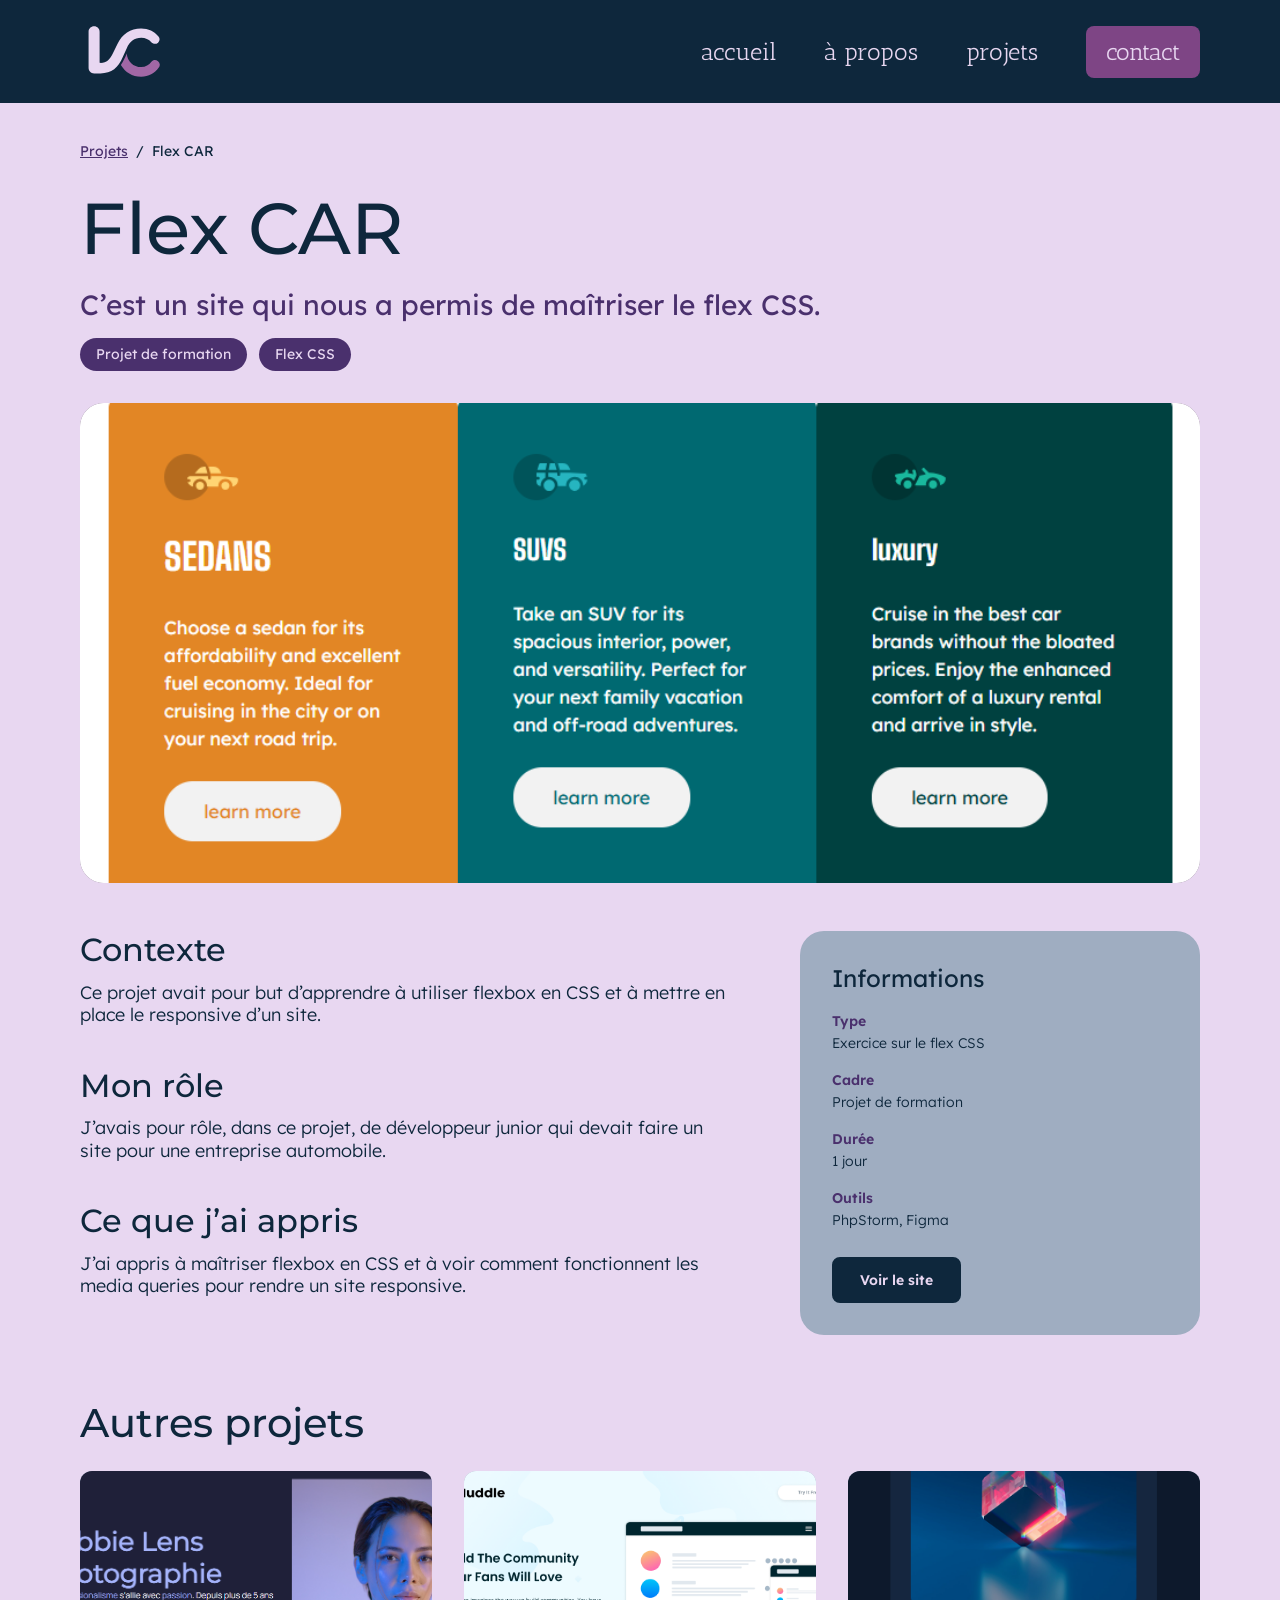
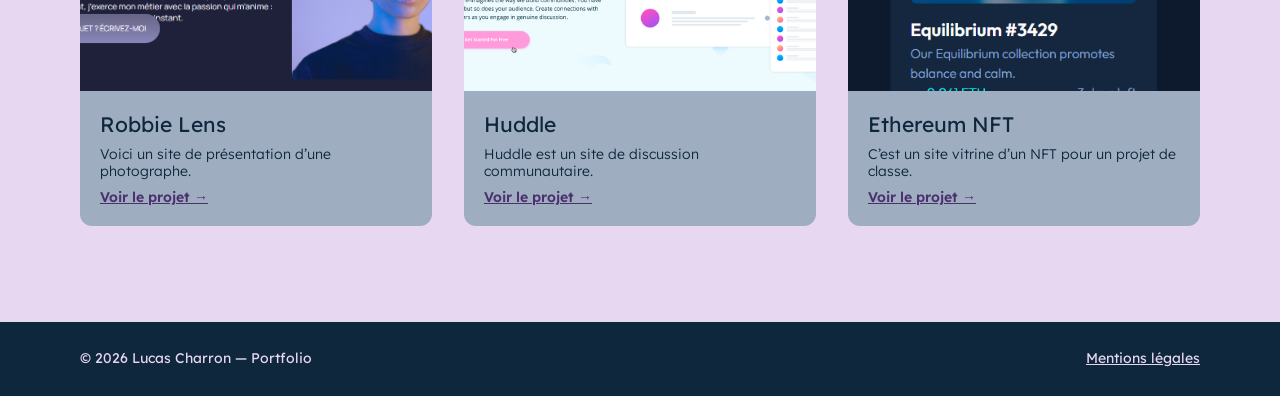
<file: page-flex-car.html>
<!DOCTYPE html>
<html lang="fr">

<head>
	<!-- Encodage et affichage mobile -->
	<meta charset="UTF-8" />
	<meta name="viewport" content="width=device-width, initial-scale=1.0" />
	<!-- Titre et description de la page -->
	<title>Flex CAR – Lucas Charron</title>
	<meta name="description" content="C’est un site qui nous a permis de maîtriser le flex CSS." />

	<!-- Open Graph (aperçu lors du partage du lien) -->
	<meta property="og:title" content="Flex CAR – Lucas Charron" />
	<meta property="og:type" content="website" />
	<meta property="og:image" content="img/logos/logo-lc-1200x630.png" />

	<!-- Favicons et manifest -->
	<link rel="icon" type="image/png" href="/favicon-96x96.png" sizes="96x96" />
	<link rel="icon" type="image/svg+xml" href="/favicon.svg" />
	<link rel="shortcut icon" href="/favicon.ico" />
	<link rel="apple-touch-icon" sizes="180x180" href="/apple-touch-icon.png" />
	<link rel="manifest" href="/site.webmanifest" />

	<!-- Feuilles de style -->
	<link rel="stylesheet" href="css/reset.css" />
	<link rel="stylesheet" href="css/style.css" />
</head>

<body>
	<!-- ===== EN-TÊTE ===== -->
	<header>
		<a href="index.html">
			<img src="img/logos/logo-lc.svg" alt="Lucas Charron, retour à l'accueil" width="57" height="35">
		</a>
		<!-- Navigation principale -->
		<nav aria-label="Navigation principale">
			<button type="button" aria-expanded="false" aria-controls="menu-principal">Menu</button>
			<ul id="menu-principal" class="menu-principal" hidden>
				<li><a href="index.html">accueil</a></li>
				<li><a href="a-propos.html">à propos</a></li>
				<li><a href="projets.html">projets</a></li>
				<li><a href="contact.html">contact</a></li>
			</ul>
		</nav>
	</header>

	<!-- ===== CONTENU PRINCIPAL ===== -->
	<main>
		<!-- Fil d'Ariane -->
		<nav class="breadcrumb" aria-label="Fil d'Ariane">
			<ul class="breadcrumb__list">
				<li class="breadcrumb__item"><a href="projets.html">Projets</a></li>
				<li class="breadcrumb__item" aria-current="page">Flex CAR</li>
			</ul>
		</nav>

		<!-- Section : présentation du projet -->
		<section class="project__header" aria-labelledby="titre-projet">
			<h1 id="titre-projet">Flex CAR</h1>
			<p class="project__subtitle">C’est un site qui nous a permis de maîtriser le flex CSS.</p>
			<ul class="project__tags">
				<li class="project__tag">Projet de formation</li>
				<li class="project__tag">Flex CSS</li>
			</ul>
			<img src="img/projets/projet-4.svg" class="project__image" width="1280" height="480" alt="Capture de la page du site Flex CAR">
		</section>

		<div class="project__content">
			<!-- Section : détails du projet (contexte, rôle, apprentissage) -->
			<section class="project__details">
				<h2 class="project__heading">Contexte</h2>
				<p class="project__text">Ce projet avait pour but d’apprendre à utiliser flexbox en CSS et à mettre en place le responsive d’un site.</p>
				<h2 class="project__heading">Mon rôle</h2>
				<p class="project__text">J’avais pour rôle, dans ce projet, de développeur junior qui devait faire un site pour une entreprise automobile.</p>
				<h2 class="project__heading">Ce que j’ai appris</h2>
				<p class="project__text">J’ai appris à maîtriser flexbox en CSS et à voir comment fonctionnent les media queries pour rendre un site responsive.</p>
			</section>

			<!-- Complément : informations sur le projet -->
			<aside class="project__info" aria-labelledby="titre-infos">
				<h2 id="titre-infos" class="project__info-title">Informations</h2>
				<dl class="project__info-list">
					<div class="project__info-item">
						<dt class="project__term">Type</dt>
						<dd class="project__value">Exercice sur le flex CSS</dd>
					</div>
					<div class="project__info-item">
						<dt class="project__term">Cadre</dt>
						<dd class="project__value">Projet de formation</dd>
					</div>
					<div class="project__info-item">
						<dt class="project__term">Durée</dt>
						<dd class="project__value">1 jour</dd>
					</div>
					<div class="project__info-item">
						<dt class="project__term">Outils</dt>
						<dd class="project__value">PhpStorm, Figma</dd>
					</div>
				</dl>
				<a href="#" class="btn btn--primary">Voir le site</a>
			</aside>
		</div>

		<!-- Section : Autres projets -->
		<section class="projects projects--related" aria-labelledby="titre-autres">
			<h2 id="titre-autres" class="projects__title">Autres projets</h2>
			<ul class="projects__list">
				<li>
					<!-- Projet : Robbie Lens -->
					<article class="projects__card">
						<img src="img/projets/robbie-lens.png" class="projects__image" width="1017" height="467" alt="Capture de la page d'accueil du site Robbie Lens">
						<div class="projects__body">
							<h3 class="projects__name">Robbie Lens</h3>
							<p class="projects__description">Voici un site de présentation d’une photographe.</p>
							<a href="page-robbies-lens.html" class="projects__link" aria-label="Voir le projet Robbie Lens">Voir le projet</a>
						</div>
					</article>
				</li>
				<li>
					<!-- Projet : Huddle -->
					<article class="projects__card">
						<img src="img/projets/huddle.png" class="projects__image" width="607" height="302" alt="Capture de la page du site Huddle">
						<div class="projects__body">
							<h3 class="projects__name">Huddle</h3>
							<p class="projects__description">Huddle est un site de discussion communautaire.</p>
							<a href="page-huddle.html" class="projects__link" aria-label="Voir le projet Huddle">Voir le projet</a>
						</div>
					</article>
				</li>
				<li>
					<!-- Projet : Ethereum NFT -->
					<article class="projects__card">
						<img src="img/projets/etherium-nft.png" class="projects__image" width="432" height="612" alt="Capture de la page du site Ethereum NFT">
						<div class="projects__body">
							<h3 class="projects__name">Ethereum NFT</h3>
							<p class="projects__description">C’est un site vitrine d’un NFT pour un projet de classe.</p>
							<a href="page-card-nft.html" class="projects__link" aria-label="Voir le projet Ethereum NFT">Voir le projet</a>
						</div>
					</article>
				</li>
			</ul>
		</section>
	</main>

	<!-- ===== PIED DE PAGE ===== -->
	<footer class="footer">
		<p class="footer__copy">© 2026 Lucas Charron — Portfolio</p>
		<a class="footer__link" href="mentions-legales.html">Mentions légales</a>
	</footer>
	<!-- Script du menu burger -->
	<script src="js/nav.js"></script>
</body>

</html>
</file>
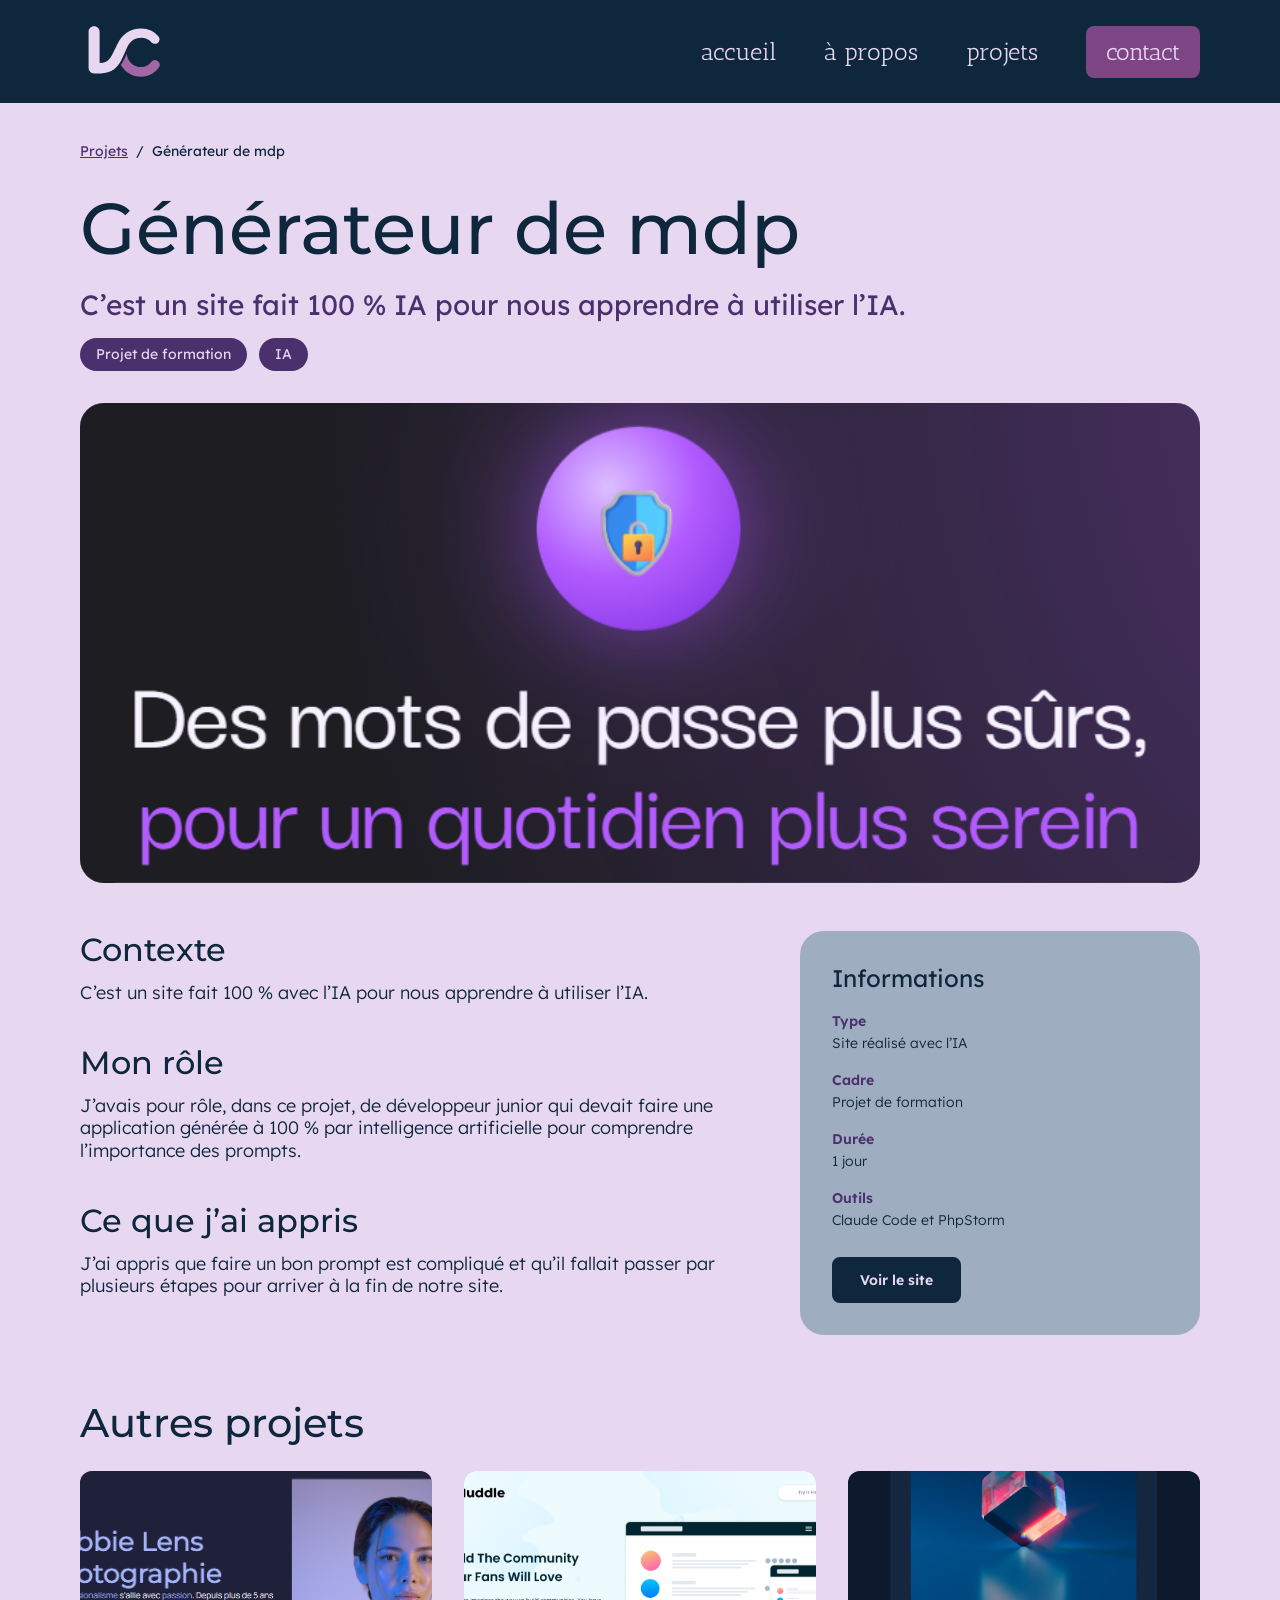
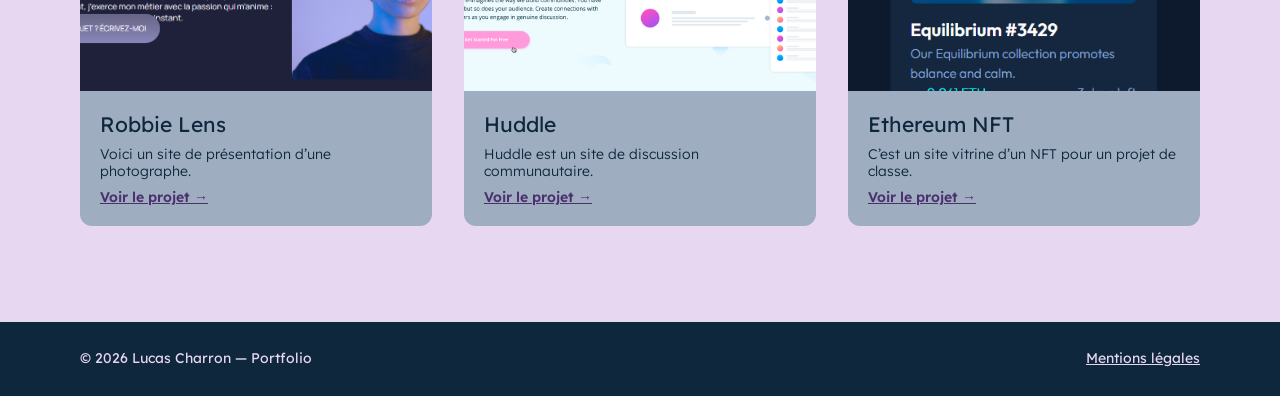
<file: page-generateur-mdp.html>
<!DOCTYPE html>
<html lang="fr">

<head>
	<!-- Encodage et affichage mobile -->
	<meta charset="UTF-8" />
	<meta name="viewport" content="width=device-width, initial-scale=1.0" />
	<!-- Titre et description de la page -->
	<title>Générateur de mdp – Lucas Charron</title>
	<meta name="description" content="C’est un site fait 100 % IA pour nous apprendre à utiliser l’IA." />

	<!-- Open Graph (aperçu lors du partage du lien) -->
	<meta property="og:title" content="Générateur de mdp – Lucas Charron" />
	<meta property="og:type" content="website" />
	<meta property="og:image" content="img/logos/logo-lc-1200x630.png" />

	<!-- Favicons et manifest -->
	<link rel="icon" type="image/png" href="/favicon-96x96.png" sizes="96x96" />
	<link rel="icon" type="image/svg+xml" href="/favicon.svg" />
	<link rel="shortcut icon" href="/favicon.ico" />
	<link rel="apple-touch-icon" sizes="180x180" href="/apple-touch-icon.png" />
	<link rel="manifest" href="/site.webmanifest" />

	<!-- Feuilles de style -->
	<link rel="stylesheet" href="css/reset.css" />
	<link rel="stylesheet" href="css/style.css" />
</head>

<body>
	<!-- ===== EN-TÊTE ===== -->
	<header>
		<a href="index.html">
			<img src="img/logos/logo-lc.svg" alt="Lucas Charron, retour à l'accueil" width="57" height="35">
		</a>
		<!-- Navigation principale -->
		<nav aria-label="Navigation principale">
			<button type="button" aria-expanded="false" aria-controls="menu-principal">Menu</button>
			<ul id="menu-principal" class="menu-principal" hidden>
				<li><a href="index.html">accueil</a></li>
				<li><a href="a-propos.html">à propos</a></li>
				<li><a href="projets.html">projets</a></li>
				<li><a href="contact.html">contact</a></li>
			</ul>
		</nav>
	</header>

	<!-- ===== CONTENU PRINCIPAL ===== -->
	<main>
		<!-- Fil d'Ariane -->
		<nav class="breadcrumb" aria-label="Fil d'Ariane">
			<ul class="breadcrumb__list">
				<li class="breadcrumb__item"><a href="projets.html">Projets</a></li>
				<li class="breadcrumb__item" aria-current="page">Générateur de mdp</li>
			</ul>
		</nav>

		<!-- Section : présentation du projet -->
		<section class="project__header" aria-labelledby="titre-projet">
			<h1 id="titre-projet">Générateur de mdp</h1>
			<p class="project__subtitle">C’est un site fait 100 % IA pour nous apprendre à utiliser l’IA.</p>
			<ul class="project__tags">
				<li class="project__tag">Projet de formation</li>
				<li class="project__tag">IA</li>
			</ul>
			<img src="img/projets/projet-6.svg" class="project__image" width="1280" height="480" alt="Capture de la page du site Générateur de mdp">
		</section>

		<div class="project__content">
			<!-- Section : détails du projet (contexte, rôle, apprentissage) -->
			<section class="project__details">
				<h2 class="project__heading">Contexte</h2>
				<p class="project__text">C’est un site fait 100 % avec l’IA pour nous apprendre à utiliser l’IA.</p>
				<h2 class="project__heading">Mon rôle</h2>
				<p class="project__text">J’avais pour rôle, dans ce projet, de développeur junior qui devait faire une application générée à 100 % par intelligence artificielle pour comprendre l’importance des prompts.</p>
				<h2 class="project__heading">Ce que j’ai appris</h2>
				<p class="project__text">J’ai appris que faire un bon prompt est compliqué et qu’il fallait passer par plusieurs étapes pour arriver à la fin de notre site.</p>
			</section>

			<!-- Complément : informations sur le projet -->
			<aside class="project__info" aria-labelledby="titre-infos">
				<h2 id="titre-infos" class="project__info-title">Informations</h2>
				<dl class="project__info-list">
					<div class="project__info-item">
						<dt class="project__term">Type</dt>
						<dd class="project__value">Site réalisé avec l’IA</dd>
					</div>
					<div class="project__info-item">
						<dt class="project__term">Cadre</dt>
						<dd class="project__value">Projet de formation</dd>
					</div>
					<div class="project__info-item">
						<dt class="project__term">Durée</dt>
						<dd class="project__value">1 jour</dd>
					</div>
					<div class="project__info-item">
						<dt class="project__term">Outils</dt>
						<dd class="project__value">Claude Code et PhpStorm</dd>
					</div>
				</dl>
				<a href="#" class="btn btn--primary">Voir le site</a>
			</aside>
		</div>

		<!-- Section : Autres projets -->
		<section class="projects projects--related" aria-labelledby="titre-autres">
			<h2 id="titre-autres" class="projects__title">Autres projets</h2>
			<ul class="projects__list">
				<li>
					<!-- Projet : Robbie Lens -->
					<article class="projects__card">
						<img src="img/projets/robbie-lens.png" class="projects__image" width="1017" height="467" alt="Capture de la page d'accueil du site Robbie Lens">
						<div class="projects__body">
							<h3 class="projects__name">Robbie Lens</h3>
							<p class="projects__description">Voici un site de présentation d’une photographe.</p>
							<a href="page-robbies-lens.html" class="projects__link" aria-label="Voir le projet Robbie Lens">Voir le projet</a>
						</div>
					</article>
				</li>
				<li>
					<!-- Projet : Huddle -->
					<article class="projects__card">
						<img src="img/projets/huddle.png" class="projects__image" width="607" height="302" alt="Capture de la page du site Huddle">
						<div class="projects__body">
							<h3 class="projects__name">Huddle</h3>
							<p class="projects__description">Huddle est un site de discussion communautaire.</p>
							<a href="page-huddle.html" class="projects__link" aria-label="Voir le projet Huddle">Voir le projet</a>
						</div>
					</article>
				</li>
				<li>
					<!-- Projet : Ethereum NFT -->
					<article class="projects__card">
						<img src="img/projets/etherium-nft.png" class="projects__image" width="432" height="612" alt="Capture de la page du site Ethereum NFT">
						<div class="projects__body">
							<h3 class="projects__name">Ethereum NFT</h3>
							<p class="projects__description">C’est un site vitrine d’un NFT pour un projet de classe.</p>
							<a href="page-card-nft.html" class="projects__link" aria-label="Voir le projet Ethereum NFT">Voir le projet</a>
						</div>
					</article>
				</li>
			</ul>
		</section>
	</main>

	<!-- ===== PIED DE PAGE ===== -->
	<footer class="footer">
		<p class="footer__copy">© 2026 Lucas Charron — Portfolio</p>
		<a class="footer__link" href="mentions-legales.html">Mentions légales</a>
	</footer>
	<!-- Script du menu burger -->
	<script src="js/nav.js"></script>
</body>

</html>
</file>
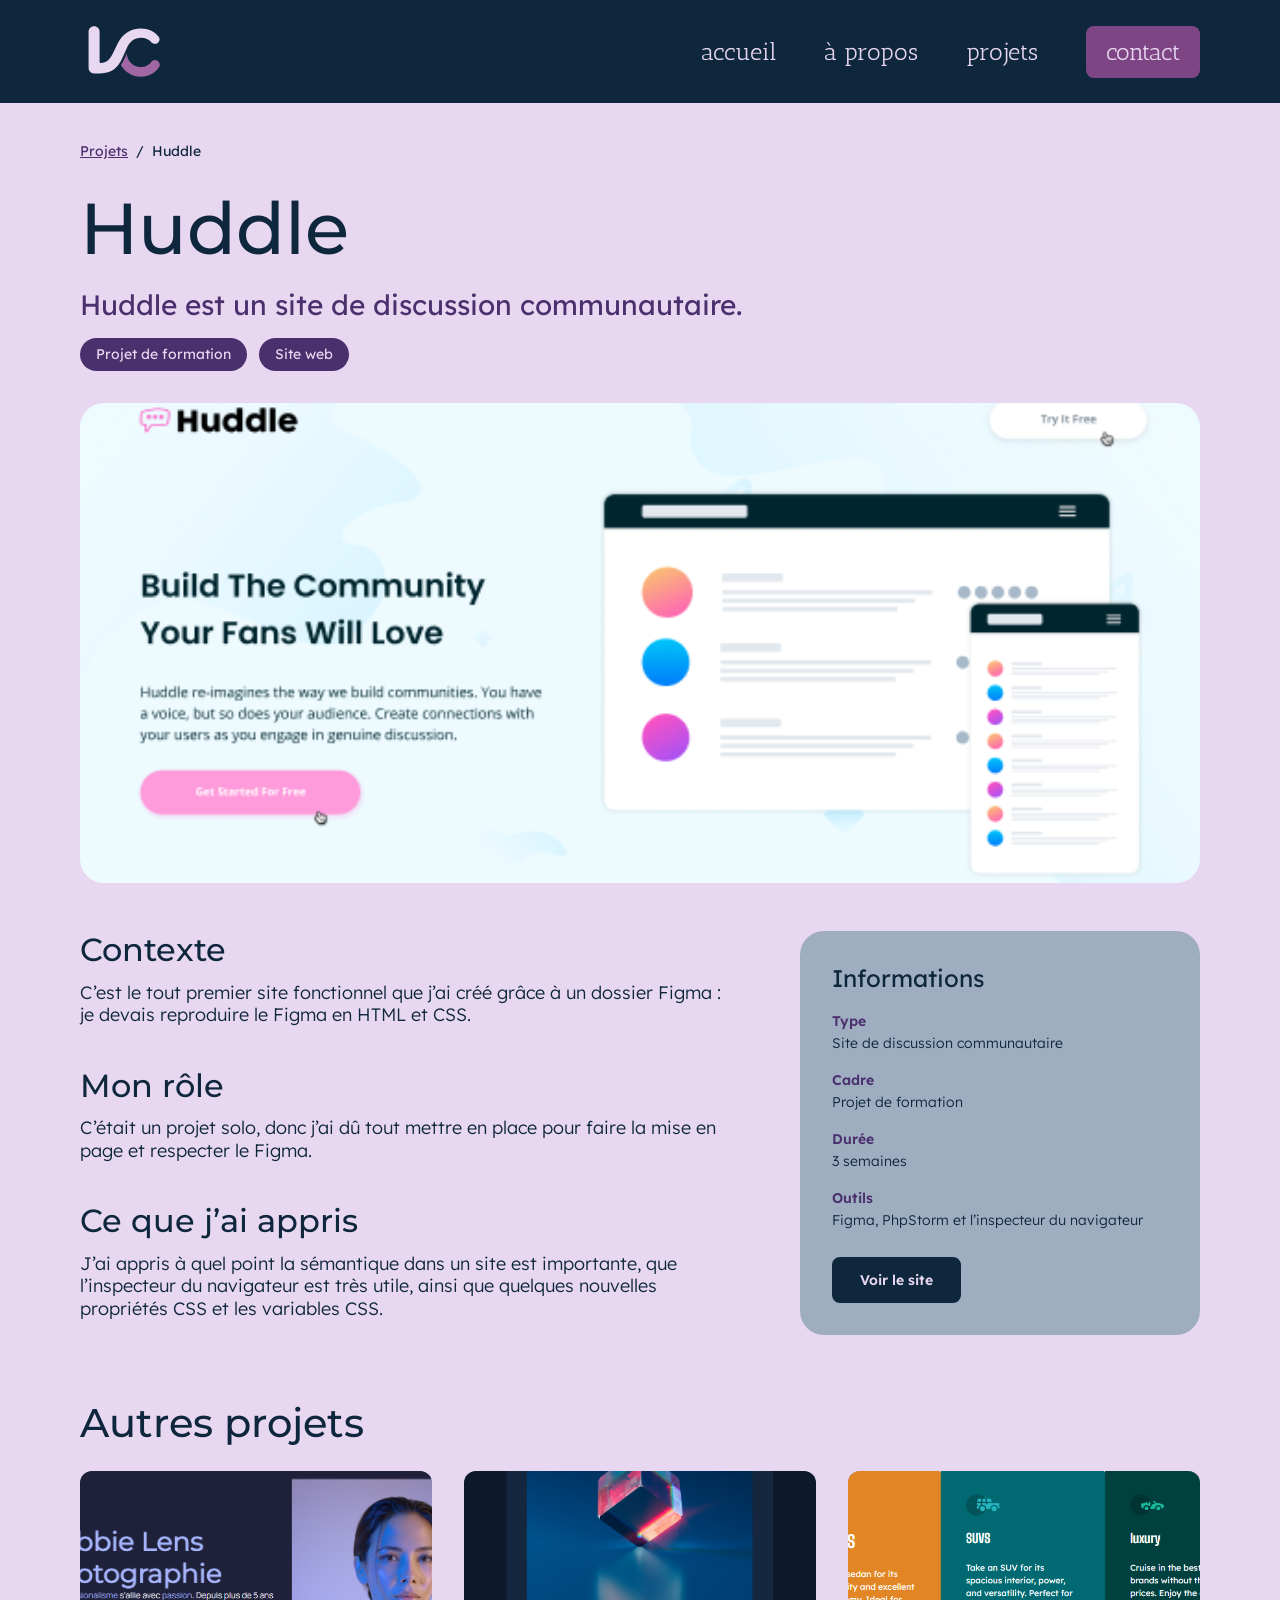
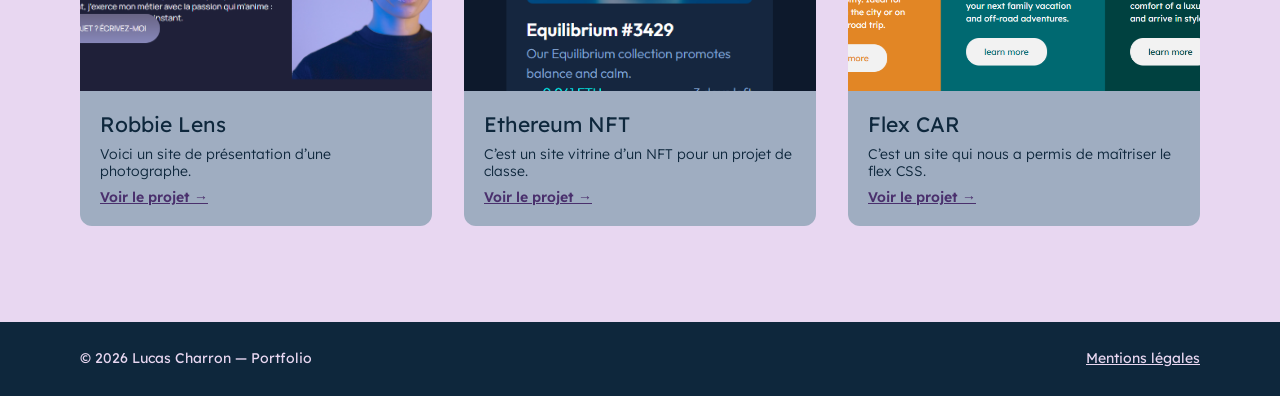
<file: page-huddle.html>
<!DOCTYPE html>
<html lang="fr">

<head>
	<!-- Encodage et affichage mobile -->
	<meta charset="UTF-8" />
	<meta name="viewport" content="width=device-width, initial-scale=1.0" />
	<!-- Titre et description de la page -->
	<title>Huddle – Lucas Charron</title>
	<meta name="description" content="Huddle est un site de discussion communautaire." />

	<!-- Open Graph (aperçu lors du partage du lien) -->
	<meta property="og:title" content="Huddle – Lucas Charron" />
	<meta property="og:type" content="website" />
	<meta property="og:image" content="img/logos/logo-lc-1200x630.png" />

	<!-- Favicons et manifest -->
	<link rel="icon" type="image/png" href="/favicon-96x96.png" sizes="96x96" />
	<link rel="icon" type="image/svg+xml" href="/favicon.svg" />
	<link rel="shortcut icon" href="/favicon.ico" />
	<link rel="apple-touch-icon" sizes="180x180" href="/apple-touch-icon.png" />
	<link rel="manifest" href="/site.webmanifest" />

	<!-- Feuilles de style -->
	<link rel="stylesheet" href="css/reset.css" />
	<link rel="stylesheet" href="css/style.css" />
</head>

<body>
	<!-- ===== EN-TÊTE ===== -->
	<header>
		<a href="index.html">
			<img src="img/logos/logo-lc.svg" alt="Lucas Charron, retour à l'accueil" width="57" height="35">
		</a>
		<!-- Navigation principale -->
		<nav aria-label="Navigation principale">
			<button type="button" aria-expanded="false" aria-controls="menu-principal">Menu</button>
			<ul id="menu-principal" class="menu-principal" hidden>
				<li><a href="index.html">accueil</a></li>
				<li><a href="a-propos.html">à propos</a></li>
				<li><a href="projets.html">projets</a></li>
				<li><a href="contact.html">contact</a></li>
			</ul>
		</nav>
	</header>

	<!-- ===== CONTENU PRINCIPAL ===== -->
	<main>
		<!-- Fil d'Ariane -->
		<nav class="breadcrumb" aria-label="Fil d'Ariane">
			<ul class="breadcrumb__list">
				<li class="breadcrumb__item"><a href="projets.html">Projets</a></li>
				<li class="breadcrumb__item" aria-current="page">Huddle</li>
			</ul>
		</nav>

		<!-- Section : présentation du projet -->
		<section class="project__header" aria-labelledby="titre-projet">
			<h1 id="titre-projet">Huddle</h1>
			<p class="project__subtitle">Huddle est un site de discussion communautaire.</p>
			<ul class="project__tags">
				<li class="project__tag">Projet de formation</li>
				<li class="project__tag">Site web</li>
			</ul>
			<img src="img/projets/huddle.png" class="project__image" width="607" height="302" alt="Capture de la page du site Huddle">
		</section>

		<div class="project__content">
			<!-- Section : détails du projet (contexte, rôle, apprentissage) -->
			<section class="project__details">
				<h2 class="project__heading">Contexte</h2>
				<p class="project__text">C’est le tout premier site fonctionnel que j’ai créé grâce à un dossier Figma : je devais reproduire le Figma en HTML et CSS.</p>
				<h2 class="project__heading">Mon rôle</h2>
				<p class="project__text">C’était un projet solo, donc j’ai dû tout mettre en place pour faire la mise en page et respecter le Figma.</p>
				<h2 class="project__heading">Ce que j’ai appris</h2>
				<p class="project__text">J’ai appris à quel point la sémantique dans un site est importante, que l’inspecteur du navigateur est très utile, ainsi que quelques nouvelles propriétés CSS et les variables CSS.</p>
			</section>

			<!-- Complément : informations sur le projet -->
			<aside class="project__info" aria-labelledby="titre-infos">
				<h2 id="titre-infos" class="project__info-title">Informations</h2>
				<dl class="project__info-list">
					<div class="project__info-item">
						<dt class="project__term">Type</dt>
						<dd class="project__value">Site de discussion communautaire</dd>
					</div>
					<div class="project__info-item">
						<dt class="project__term">Cadre</dt>
						<dd class="project__value">Projet de formation</dd>
					</div>
					<div class="project__info-item">
						<dt class="project__term">Durée</dt>
						<dd class="project__value">3 semaines</dd>
					</div>
					<div class="project__info-item">
						<dt class="project__term">Outils</dt>
						<dd class="project__value">Figma, PhpStorm et l’inspecteur du navigateur</dd>
					</div>
				</dl>
				<a href="#" class="btn btn--primary">Voir le site</a>
			</aside>
		</div>

		<!-- Section : Autres projets -->
		<section class="projects projects--related" aria-labelledby="titre-autres">
			<h2 id="titre-autres" class="projects__title">Autres projets</h2>
			<ul class="projects__list">
				<li>
					<!-- Projet : Robbie Lens -->
					<article class="projects__card">
						<img src="img/projets/robbie-lens.png" class="projects__image" width="1017" height="467" alt="Capture de la page d'accueil du site Robbie Lens">
						<div class="projects__body">
							<h3 class="projects__name">Robbie Lens</h3>
							<p class="projects__description">Voici un site de présentation d’une photographe.</p>
							<a href="page-robbies-lens.html" class="projects__link" aria-label="Voir le projet Robbie Lens">Voir le projet</a>
						</div>
					</article>
				</li>
				<li>
					<!-- Projet : Ethereum NFT -->
					<article class="projects__card">
						<img src="img/projets/etherium-nft.png" class="projects__image" width="432" height="612" alt="Capture de la page du site Ethereum NFT">
						<div class="projects__body">
							<h3 class="projects__name">Ethereum NFT</h3>
							<p class="projects__description">C’est un site vitrine d’un NFT pour un projet de classe.</p>
							<a href="page-card-nft.html" class="projects__link" aria-label="Voir le projet Ethereum NFT">Voir le projet</a>
						</div>
					</article>
				</li>
				<li>
					<!-- Projet : Flex CAR -->
					<article class="projects__card">
						<img src="img/projets/projet-4.svg" class="projects__image" width="1280" height="480" alt="Capture de la page du site Flex CAR">
						<div class="projects__body">
							<h3 class="projects__name">Flex CAR</h3>
							<p class="projects__description">C’est un site qui nous a permis de maîtriser le flex CSS.</p>
							<a href="page-flex-car.html" class="projects__link" aria-label="Voir le projet Flex CAR">Voir le projet</a>
						</div>
					</article>
				</li>
			</ul>
		</section>
	</main>

	<!-- ===== PIED DE PAGE ===== -->
	<footer class="footer">
		<p class="footer__copy">© 2026 Lucas Charron — Portfolio</p>
		<a class="footer__link" href="mentions-legales.html">Mentions légales</a>
	</footer>
	<!-- Script du menu burger -->
	<script src="js/nav.js"></script>
</body>

</html>
</file>
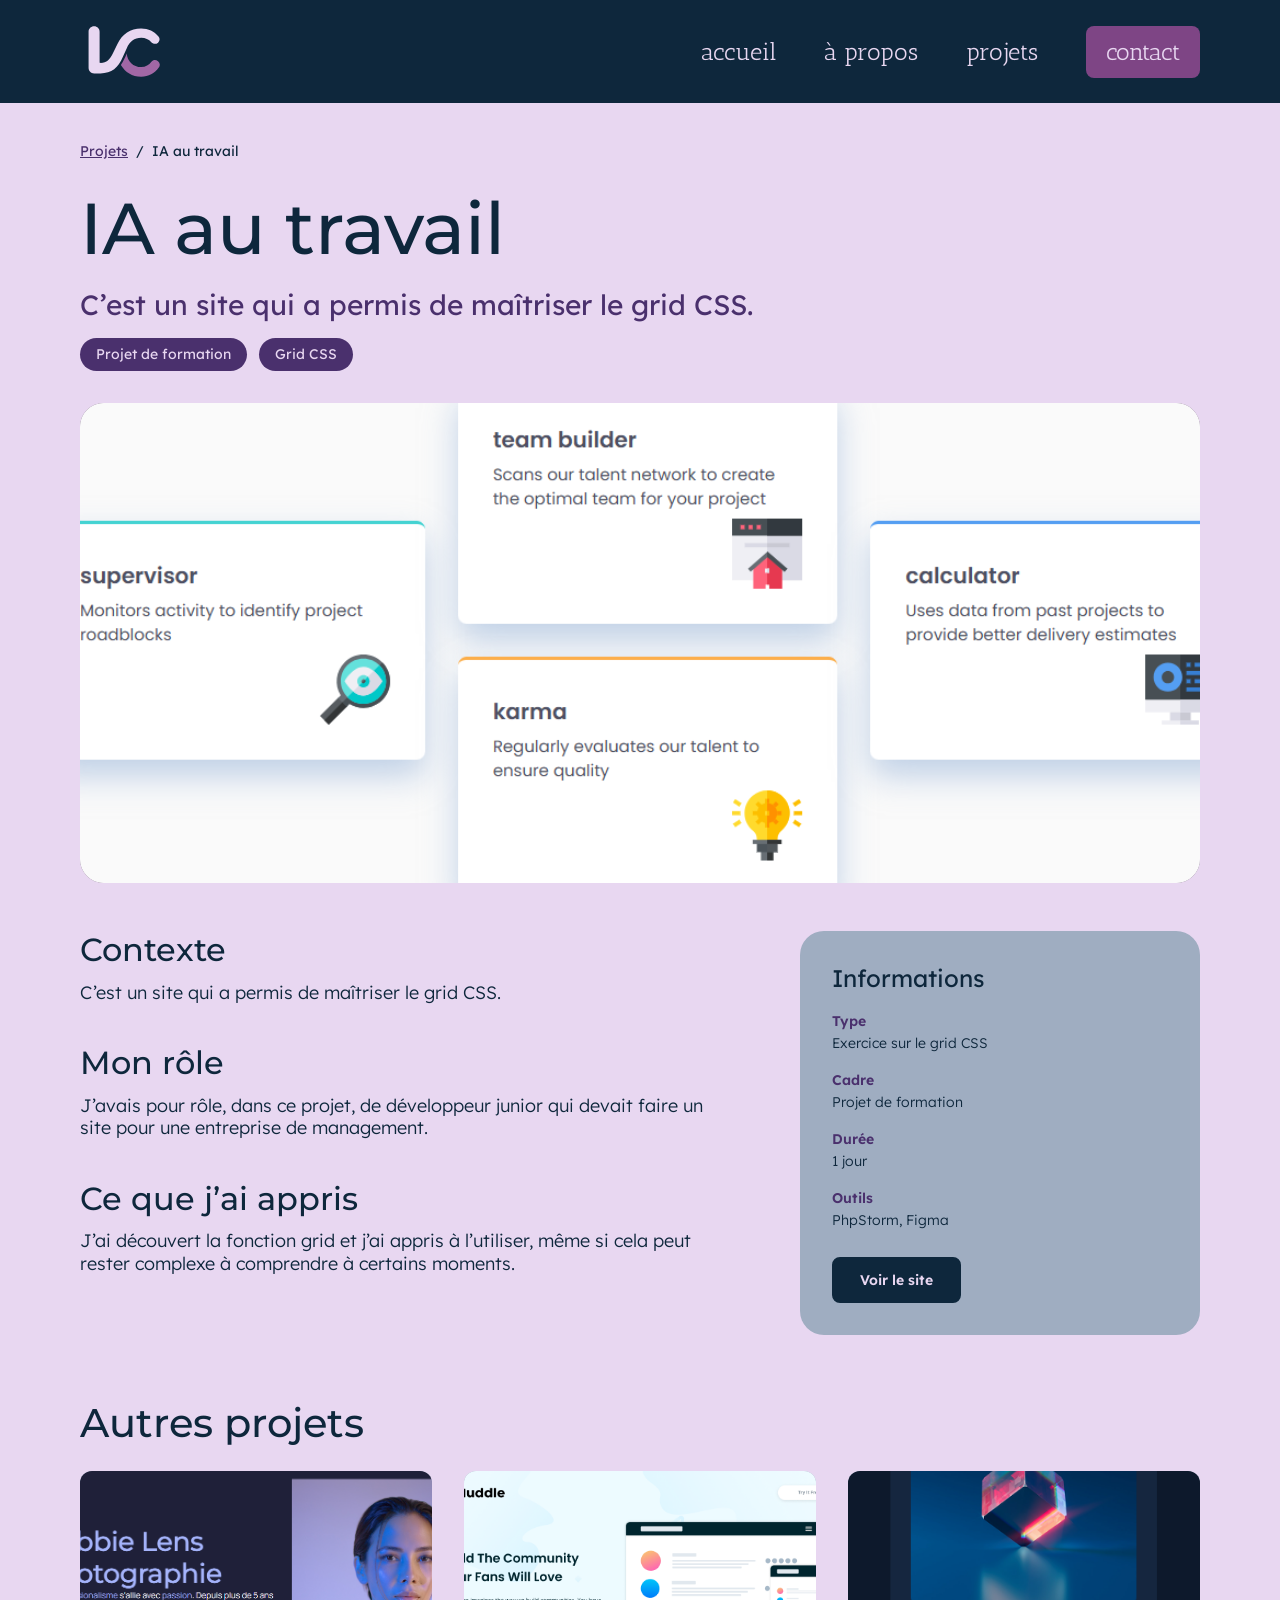
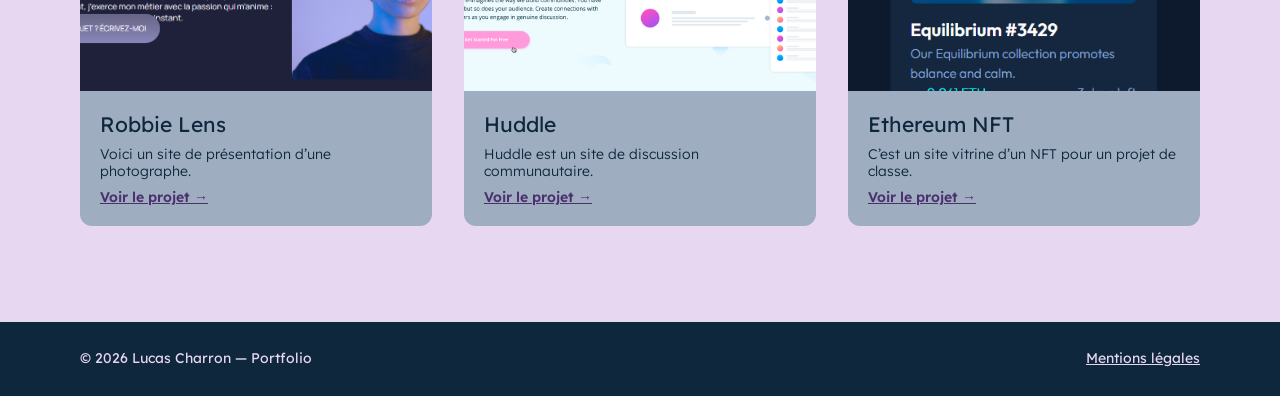
<file: page-ia-au-travail.html>
<!DOCTYPE html>
<html lang="fr">

<head>
	<!-- Encodage et affichage mobile -->
	<meta charset="UTF-8" />
	<meta name="viewport" content="width=device-width, initial-scale=1.0" />
	<!-- Titre et description de la page -->
	<title>IA au travail – Lucas Charron</title>
	<meta name="description" content="C’est un site qui a permis de maîtriser le grid CSS." />

	<!-- Open Graph (aperçu lors du partage du lien) -->
	<meta property="og:title" content="IA au travail – Lucas Charron" />
	<meta property="og:type" content="website" />
	<meta property="og:image" content="img/logos/logo-lc-1200x630.png" />

	<!-- Favicons et manifest -->
	<link rel="icon" type="image/png" href="/favicon-96x96.png" sizes="96x96" />
	<link rel="icon" type="image/svg+xml" href="/favicon.svg" />
	<link rel="shortcut icon" href="/favicon.ico" />
	<link rel="apple-touch-icon" sizes="180x180" href="/apple-touch-icon.png" />
	<link rel="manifest" href="/site.webmanifest" />

	<!-- Feuilles de style -->
	<link rel="stylesheet" href="css/reset.css" />
	<link rel="stylesheet" href="css/style.css" />
</head>

<body>
	<!-- ===== EN-TÊTE ===== -->
	<header>
		<a href="index.html">
			<img src="img/logos/logo-lc.svg" alt="Lucas Charron, retour à l'accueil" width="57" height="35">
		</a>
		<!-- Navigation principale -->
		<nav aria-label="Navigation principale">
			<button type="button" aria-expanded="false" aria-controls="menu-principal">Menu</button>
			<ul id="menu-principal" class="menu-principal" hidden>
				<li><a href="index.html">accueil</a></li>
				<li><a href="a-propos.html">à propos</a></li>
				<li><a href="projets.html">projets</a></li>
				<li><a href="contact.html">contact</a></li>
			</ul>
		</nav>
	</header>

	<!-- ===== CONTENU PRINCIPAL ===== -->
	<main>
		<!-- Fil d'Ariane -->
		<nav class="breadcrumb" aria-label="Fil d'Ariane">
			<ul class="breadcrumb__list">
				<li class="breadcrumb__item"><a href="projets.html">Projets</a></li>
				<li class="breadcrumb__item" aria-current="page">IA au travail</li>
			</ul>
		</nav>

		<!-- Section : présentation du projet -->
		<section class="project__header" aria-labelledby="titre-projet">
			<h1 id="titre-projet">IA au travail</h1>
			<p class="project__subtitle">C’est un site qui a permis de maîtriser le grid CSS.</p>
			<ul class="project__tags">
				<li class="project__tag">Projet de formation</li>
				<li class="project__tag">Grid CSS</li>
			</ul>
			<img src="img/projets/projet-5.svg" class="project__image" width="1280" height="480" alt="Capture de la page du site IA au travail">
		</section>

		<div class="project__content">
			<!-- Section : détails du projet (contexte, rôle, apprentissage) -->
			<section class="project__details">
				<h2 class="project__heading">Contexte</h2>
				<p class="project__text">C’est un site qui a permis de maîtriser le grid CSS.</p>
				<h2 class="project__heading">Mon rôle</h2>
				<p class="project__text">J’avais pour rôle, dans ce projet, de développeur junior qui devait faire un site pour une entreprise de management.</p>
				<h2 class="project__heading">Ce que j’ai appris</h2>
				<p class="project__text">J’ai découvert la fonction grid et j’ai appris à l’utiliser, même si cela peut rester complexe à comprendre à certains moments.</p>
			</section>

			<!-- Complément : informations sur le projet -->
			<aside class="project__info" aria-labelledby="titre-infos">
				<h2 id="titre-infos" class="project__info-title">Informations</h2>
				<dl class="project__info-list">
					<div class="project__info-item">
						<dt class="project__term">Type</dt>
						<dd class="project__value">Exercice sur le grid CSS</dd>
					</div>
					<div class="project__info-item">
						<dt class="project__term">Cadre</dt>
						<dd class="project__value">Projet de formation</dd>
					</div>
					<div class="project__info-item">
						<dt class="project__term">Durée</dt>
						<dd class="project__value">1 jour</dd>
					</div>
					<div class="project__info-item">
						<dt class="project__term">Outils</dt>
						<dd class="project__value">PhpStorm, Figma</dd>
					</div>
				</dl>
				<a href="#" class="btn btn--primary">Voir le site</a>
			</aside>
		</div>

		<!-- Section : Autres projets -->
		<section class="projects projects--related" aria-labelledby="titre-autres">
			<h2 id="titre-autres" class="projects__title">Autres projets</h2>
			<ul class="projects__list">
				<li>
					<!-- Projet : Robbie Lens -->
					<article class="projects__card">
						<img src="img/projets/robbie-lens.png" class="projects__image" width="1017" height="467" alt="Capture de la page d'accueil du site Robbie Lens">
						<div class="projects__body">
							<h3 class="projects__name">Robbie Lens</h3>
							<p class="projects__description">Voici un site de présentation d’une photographe.</p>
							<a href="page-robbies-lens.html" class="projects__link" aria-label="Voir le projet Robbie Lens">Voir le projet</a>
						</div>
					</article>
				</li>
				<li>
					<!-- Projet : Huddle -->
					<article class="projects__card">
						<img src="img/projets/huddle.png" class="projects__image" width="607" height="302" alt="Capture de la page du site Huddle">
						<div class="projects__body">
							<h3 class="projects__name">Huddle</h3>
							<p class="projects__description">Huddle est un site de discussion communautaire.</p>
							<a href="page-huddle.html" class="projects__link" aria-label="Voir le projet Huddle">Voir le projet</a>
						</div>
					</article>
				</li>
				<li>
					<!-- Projet : Ethereum NFT -->
					<article class="projects__card">
						<img src="img/projets/etherium-nft.png" class="projects__image" width="432" height="612" alt="Capture de la page du site Ethereum NFT">
						<div class="projects__body">
							<h3 class="projects__name">Ethereum NFT</h3>
							<p class="projects__description">C’est un site vitrine d’un NFT pour un projet de classe.</p>
							<a href="page-card-nft.html" class="projects__link" aria-label="Voir le projet Ethereum NFT">Voir le projet</a>
						</div>
					</article>
				</li>
			</ul>
		</section>
	</main>

	<!-- ===== PIED DE PAGE ===== -->
	<footer class="footer">
		<p class="footer__copy">© 2026 Lucas Charron — Portfolio</p>
		<a class="footer__link" href="mentions-legales.html">Mentions légales</a>
	</footer>
	<!-- Script du menu burger -->
	<script src="js/nav.js"></script>
</body>

</html>
</file>
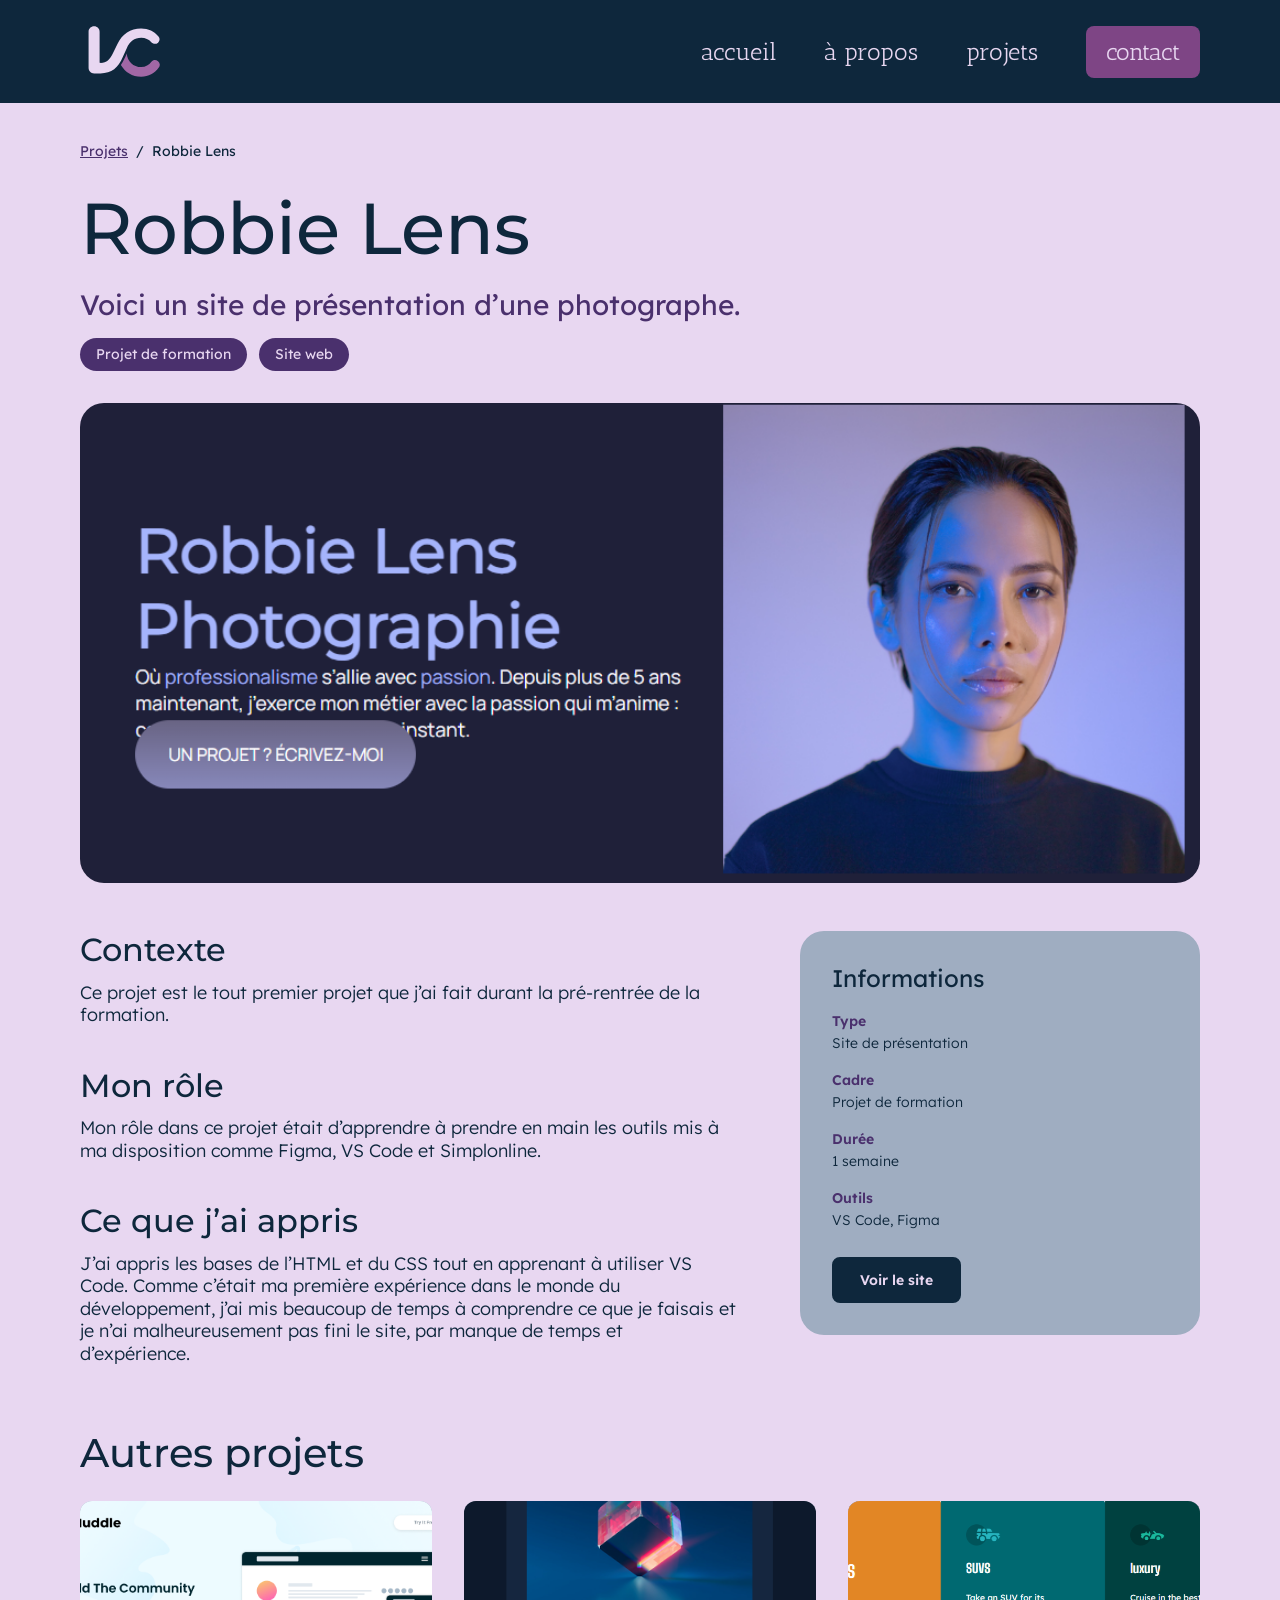
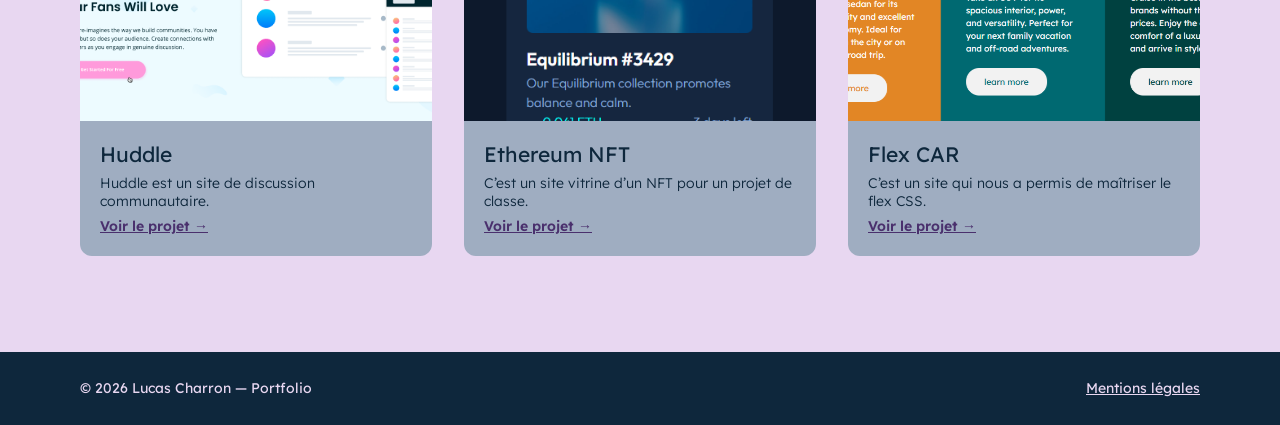
<file: page-robbies-lens.html>
<!DOCTYPE html>
<html lang="fr">

<head>
	<!-- Encodage et affichage mobile -->
	<meta charset="UTF-8" />
	<meta name="viewport" content="width=device-width, initial-scale=1.0" />
	<!-- Titre et description de la page -->
	<title>Robbie Lens – Lucas Charron</title>
	<meta name="description" content="Voici un site de présentation d’une photographe." />

	<!-- Open Graph (aperçu lors du partage du lien) -->
	<meta property="og:title" content="Robbie Lens – Lucas Charron" />
	<meta property="og:type" content="website" />
	<meta property="og:image" content="img/logos/logo-lc-1200x630.png" />

	<!-- Favicons et manifest -->
	<link rel="icon" type="image/png" href="/favicon-96x96.png" sizes="96x96" />
	<link rel="icon" type="image/svg+xml" href="/favicon.svg" />
	<link rel="shortcut icon" href="/favicon.ico" />
	<link rel="apple-touch-icon" sizes="180x180" href="/apple-touch-icon.png" />
	<link rel="manifest" href="/site.webmanifest" />

	<!-- Feuilles de style -->
	<link rel="stylesheet" href="css/reset.css" />
	<link rel="stylesheet" href="css/style.css" />
</head>

<body>
	<!-- ===== EN-TÊTE ===== -->
	<header>
		<a href="index.html">
			<img src="img/logos/logo-lc.svg" alt="Lucas Charron, retour à l'accueil" width="57" height="35">
		</a>
		<!-- Navigation principale -->
		<nav aria-label="Navigation principale">
			<button type="button" aria-expanded="false" aria-controls="menu-principal">Menu</button>
			<ul id="menu-principal" class="menu-principal" hidden>
				<li><a href="index.html">accueil</a></li>
				<li><a href="a-propos.html">à propos</a></li>
				<li><a href="projets.html">projets</a></li>
				<li><a href="contact.html">contact</a></li>
			</ul>
		</nav>
	</header>

	<!-- ===== CONTENU PRINCIPAL ===== -->
	<main>
		<!-- Fil d'Ariane -->
		<nav class="breadcrumb" aria-label="Fil d'Ariane">
			<ul class="breadcrumb__list">
				<li class="breadcrumb__item"><a href="projets.html">Projets</a></li>
				<li class="breadcrumb__item" aria-current="page">Robbie Lens</li>
			</ul>
		</nav>

		<!-- Section : présentation du projet -->
		<section class="project__header" aria-labelledby="titre-projet">
			<h1 id="titre-projet">Robbie Lens</h1>
			<p class="project__subtitle">Voici un site de présentation d’une photographe.</p>
			<ul class="project__tags">
				<li class="project__tag">Projet de formation</li>
				<li class="project__tag">Site web</li>
			</ul>
			<img src="img/projets/robbie-lens.png" class="project__image" width="1017" height="467" alt="Capture de la page d'accueil du site Robbie Lens">
		</section>

		<div class="project__content">
			<!-- Section : détails du projet (contexte, rôle, apprentissage) -->
			<section class="project__details">
				<h2 class="project__heading">Contexte</h2>
				<p class="project__text">Ce projet est le tout premier projet que j’ai fait durant la pré-rentrée de la formation.</p>
				<h2 class="project__heading">Mon rôle</h2>
				<p class="project__text">Mon rôle dans ce projet était d’apprendre à prendre en main les outils mis à ma disposition comme Figma, VS Code et Simplonline.</p>
				<h2 class="project__heading">Ce que j’ai appris</h2>
				<p class="project__text">J’ai appris les bases de l’HTML et du CSS tout en apprenant à utiliser VS Code. Comme c’était ma première expérience dans le monde du développement, j’ai mis beaucoup de temps à comprendre ce que je faisais et je n’ai malheureusement pas fini le site, par manque de temps et d’expérience.</p>
			</section>

			<!-- Complément : informations sur le projet -->
			<aside class="project__info" aria-labelledby="titre-infos">
				<h2 id="titre-infos" class="project__info-title">Informations</h2>
				<dl class="project__info-list">
					<div class="project__info-item">
						<dt class="project__term">Type</dt>
						<dd class="project__value">Site de présentation</dd>
					</div>
					<div class="project__info-item">
						<dt class="project__term">Cadre</dt>
						<dd class="project__value">Projet de formation</dd>
					</div>
					<div class="project__info-item">
						<dt class="project__term">Durée</dt>
						<dd class="project__value">1 semaine</dd>
					</div>
					<div class="project__info-item">
						<dt class="project__term">Outils</dt>
						<dd class="project__value">VS Code, Figma</dd>
					</div>
				</dl>
				<a href="#" class="btn btn--primary">Voir le site</a>
			</aside>
		</div>

		<!-- Section : Autres projets -->
		<section class="projects projects--related" aria-labelledby="titre-autres">
			<h2 id="titre-autres" class="projects__title">Autres projets</h2>
			<ul class="projects__list">
				<li>
					<!-- Projet : Huddle -->
					<article class="projects__card">
						<img src="img/projets/huddle.png" class="projects__image" width="607" height="302" alt="Capture de la page du site Huddle">
						<div class="projects__body">
							<h3 class="projects__name">Huddle</h3>
							<p class="projects__description">Huddle est un site de discussion communautaire.</p>
							<a href="page-huddle.html" class="projects__link" aria-label="Voir le projet Huddle">Voir le projet</a>
						</div>
					</article>
				</li>
				<li>
					<!-- Projet : Ethereum NFT -->
					<article class="projects__card">
						<img src="img/projets/etherium-nft.png" class="projects__image" width="432" height="612" alt="Capture de la page du site Ethereum NFT">
						<div class="projects__body">
							<h3 class="projects__name">Ethereum NFT</h3>
							<p class="projects__description">C’est un site vitrine d’un NFT pour un projet de classe.</p>
							<a href="page-card-nft.html" class="projects__link" aria-label="Voir le projet Ethereum NFT">Voir le projet</a>
						</div>
					</article>
				</li>
				<li>
					<!-- Projet : Flex CAR -->
					<article class="projects__card">
						<img src="img/projets/projet-4.svg" class="projects__image" width="1280" height="480" alt="Capture de la page du site Flex CAR">
						<div class="projects__body">
							<h3 class="projects__name">Flex CAR</h3>
							<p class="projects__description">C’est un site qui nous a permis de maîtriser le flex CSS.</p>
							<a href="page-flex-car.html" class="projects__link" aria-label="Voir le projet Flex CAR">Voir le projet</a>
						</div>
					</article>
				</li>
			</ul>
		</section>
	</main>

	<!-- ===== PIED DE PAGE ===== -->
	<footer class="footer">
		<p class="footer__copy">© 2026 Lucas Charron — Portfolio</p>
		<a class="footer__link" href="mentions-legales.html">Mentions légales</a>
	</footer>
	<!-- Script du menu burger -->
	<script src="js/nav.js"></script>
</body>

</html>
</file>
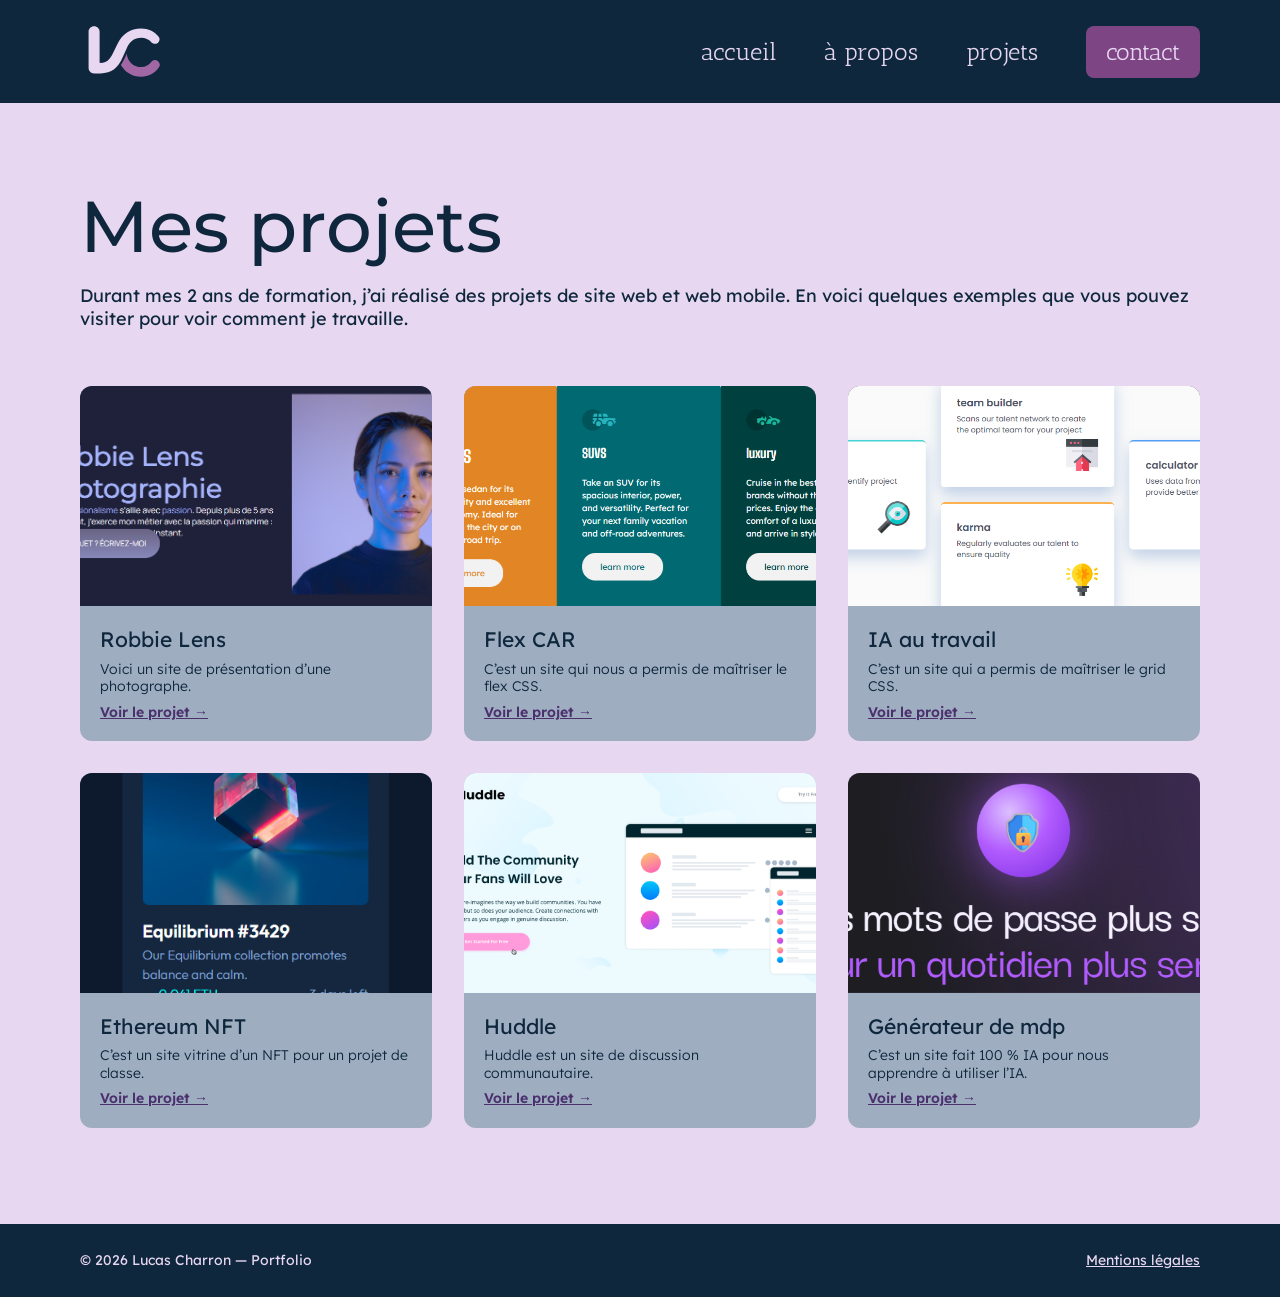
<file: projets.html>
<!DOCTYPE html>
<html lang="fr">

<head>
	<!-- Encodage et affichage mobile -->
	<meta charset="UTF-8" />
	<meta name="viewport" content="width=device-width, initial-scale=1.0" />
	<!-- Titre et description de la page -->
	<title>Mes projets – Lucas Charron</title>
	<meta name="description" content="Découvrez les projets de site web et web mobile réalisés par Lucas Charron durant sa formation." />

	<!-- Open Graph (aperçu lors du partage du lien) -->
	<meta property="og:title" content="Mes projets – Lucas Charron" />
	<meta property="og:type" content="website" />
	<meta property="og:image" content="img/logos/logo-lc-1200x630.png" />

	<!-- Favicons et manifest -->
	<link rel="icon" type="image/png" href="/favicon-96x96.png" sizes="96x96" />
	<link rel="icon" type="image/svg+xml" href="/favicon.svg" />
	<link rel="shortcut icon" href="/favicon.ico" />
	<link rel="apple-touch-icon" sizes="180x180" href="/apple-touch-icon.png" />
	<link rel="manifest" href="/site.webmanifest" />

	<!-- Feuilles de style -->
	<link rel="stylesheet" href="css/reset.css" />
	<link rel="stylesheet" href="css/style.css" />
</head>

<body>
	<!-- ===== EN-TÊTE ===== -->
	<header>
		<a href="index.html">
			<img src="img/logos/logo-lc.svg" alt="Lucas Charron, retour à l'accueil" width="57" height="35">
		</a>
		<!-- Navigation principale -->
		<nav aria-label="Navigation principale">
			<button type="button" aria-expanded="false" aria-controls="menu-principal">Menu</button>
			<ul id="menu-principal" class="menu-principal" hidden>
				<li><a href="index.html">accueil</a></li>
				<li><a href="a-propos.html">à propos</a></li>
				<li><a href="projets.html" aria-current="page">projets</a></li>
				<li><a href="contact.html">contact</a></li>
			</ul>
		</nav>
	</header>

	<!-- ===== CONTENU PRINCIPAL ===== -->
	<main>
		<!-- Section : Mes projets -->
		<section class="projects projects--page" aria-labelledby="titre-projets">
			<h1 id="titre-projets">Mes projets</h1>
			<p class="projects__intro">Durant mes 2 ans de formation, j’ai réalisé des projets de site web et web mobile. En voici quelques exemples que vous pouvez visiter pour voir comment je travaille.</p>
			<ul class="projects__list">
				<li>
					<!-- Projet : Robbie Lens -->
					<article class="projects__card">
						<img src="img/projets/robbie-lens.png" class="projects__image" width="1017" height="467" alt="Capture de la page d'accueil du site Robbie Lens">
						<div class="projects__body">
							<h2 class="projects__name">Robbie Lens</h2>
							<p class="projects__description">Voici un site de présentation d’une photographe.</p>
							<a href="page-robbies-lens.html" class="projects__link" aria-label="Voir le projet Robbie Lens">Voir le projet</a>
						</div>
					</article>
				</li>
				<li>
					<!-- Projet : Flex CAR -->
					<article class="projects__card">
						<img src="img/projets/projet-4.svg" class="projects__image" width="1280" height="480" alt="Capture de la page du site Flex CAR">
						<div class="projects__body">
							<h2 class="projects__name">Flex CAR</h2>
							<p class="projects__description">C’est un site qui nous a permis de maîtriser le flex CSS.</p>
							<a href="page-flex-car.html" class="projects__link" aria-label="Voir le projet Flex CAR">Voir le projet</a>
						</div>
					</article>
				</li>
				<li>
					<!-- Projet : IA au travail -->
					<article class="projects__card">
						<img src="img/projets/projet-5.svg" class="projects__image" width="1280" height="480" alt="Capture de la page du site IA au travail">
						<div class="projects__body">
							<h2 class="projects__name">IA au travail</h2>
							<p class="projects__description">C’est un site qui a permis de maîtriser le grid CSS.</p>
							<a href="page-ia-au-travail.html" class="projects__link" aria-label="Voir le projet IA au travail">Voir le projet</a>
						</div>
					</article>
				</li>
				<li>
					<!-- Projet : Ethereum NFT -->
					<article class="projects__card">
						<img src="img/projets/etherium-nft.png" class="projects__image" width="432" height="612" alt="Capture de la page du site Ethereum NFT">
						<div class="projects__body">
							<h2 class="projects__name">Ethereum NFT</h2>
							<p class="projects__description">C’est un site vitrine d’un NFT pour un projet de classe.</p>
							<a href="page-card-nft.html" class="projects__link" aria-label="Voir le projet Ethereum NFT">Voir le projet</a>
						</div>
					</article>
				</li>
				<li>
					<!-- Projet : Huddle -->
					<article class="projects__card">
						<img src="img/projets/huddle.png" class="projects__image" width="607" height="302" alt="Capture de la page du site Huddle">
						<div class="projects__body">
							<h2 class="projects__name">Huddle</h2>
							<p class="projects__description">Huddle est un site de discussion communautaire.</p>
							<a href="page-huddle.html" class="projects__link" aria-label="Voir le projet Huddle">Voir le projet</a>
						</div>
					</article>
				</li>
				<li>
					<!-- Projet : Générateur de mdp -->
					<article class="projects__card">
						<img src="img/projets/projet-6.svg" class="projects__image" width="1280" height="480" alt="Capture de la page du site Générateur de mdp">
						<div class="projects__body">
							<h2 class="projects__name">Générateur de mdp</h2>
							<p class="projects__description">C’est un site fait 100 % IA pour nous apprendre à utiliser l’IA.</p>
							<a href="page-generateur-mdp.html" class="projects__link" aria-label="Voir le projet Générateur de mdp">Voir le projet</a>
						</div>
					</article>
				</li>
			</ul>
		</section>
	</main>

	<!-- ===== PIED DE PAGE ===== -->
	<footer class="footer">
		<p class="footer__copy">© 2026 Lucas Charron — Portfolio</p>
		<a class="footer__link" href="mentions-legales.html">Mentions légales</a>
	</footer>
	<!-- Script du menu burger -->
	<script src="js/nav.js"></script>
</body>

</html>
</file>
<file: css/style.css>
/* ==========================================================================
   FEUILLE DE STYLE : Portfolio de Lucas Charron

   SOMMAIRE
    1. Polices (@font-face)
    2. Variables (couleurs, polices, graisses, tailles de texte)
    3. Base (html, body)
    4. En-tête (header) et menu de navigation
    5. Boutons
    6. Hero (accueil et page À propos)
    7. Accueil : section À propos de moi
    8. Compétences (accueil) et sections communes de la page À propos
    9. Page À propos : Mon parcours
   10. Page À propos : Outils
   11. Cartes de projets (accueil, page Projets, « Autres projets »)
   12. Bandeau « Travaillons ensemble » / « Mon CV »
   13. Pages projet : fil d'Ariane
   14. Pages projet : en-tête
   15. Pages projet : contenu
   16. Page Contact
   17. Page Mentions légales
   18. Page Justification des choix
   19. Footer

   RÈGLES DE LECTURE
   - Mobile d'abord : le style de base est celui du mobile (390 px).
   - Deux paliers : @media (min-width: 768px) = tablette,
     @media (min-width: 1000px) = desktop. On n'y écrit que ce qui change.
   - 1rem = 10px (html { font-size: 62.5% }). Les tailles sont en rem.
   - Couleurs, polices, graisses et tailles de texte : variables de :root.
   - Noms de classes de type BEM : .bloc, .bloc__element, .bloc--modificateur.
   - À spécificité égale, la dernière règle gagne : respecter l'ordre des
     blocs (un modificateur, comme .skills--page, vient après sa règle de base).
   ========================================================================== */

/* ==========================================================================
   1. Polices (@font-face)
   ========================================================================== */

/* --- Montserrat --- */
/* montserrat-regular - latin */
@font-face {
    font-display: swap;
    font-family: 'Montserrat';
    font-style: normal;
    font-weight: 400;
    src: url('../fonts/montserrat-v31-latin-regular.woff2') format('woff2');
}
/* montserrat-500 - latin */
@font-face {
    font-display: swap;
    font-family: 'Montserrat';
    font-style: normal;
    font-weight: 500;
    src: url('../fonts/montserrat-v31-latin-500.woff2') format('woff2');
}

/* --- Lexend --- */
/* lexend-300 - latin */
@font-face {
    font-display: swap;
    font-family: 'Lexend';
    font-style: normal;
    font-weight: 300;
    src: url('../fonts/lexend-v26-latin-300.woff2') format('woff2');
}
/* lexend-regular - latin */
@font-face {
    font-display: swap;
    font-family: 'Lexend';
    font-style: normal;
    font-weight: 400;
    src: url('../fonts/lexend-v26-latin-regular.woff2') format('woff2');
}
/* lexend-600 - latin */
@font-face {
    font-display: swap;
    font-family: 'Lexend';
    font-style: normal;
    font-weight: 600;
    src: url('../fonts/lexend-v26-latin-600.woff2') format('woff2');
}

/* --- Antic Slab --- */
/* antic-slab-regular - latin */
@font-face {
    font-display: swap;
    font-family: 'Antic Slab';
    font-style: normal;
    font-weight: 400;
    src: url('../fonts/antic-slab-v17-latin-regular.woff2') format('woff2');
}

/* ==========================================================================
   2. Variables (couleurs, polices, graisses, tailles de texte)
   ========================================================================== */
:root {
    /* Couleurs (charte graphique Figma, collection Palette) */
    --color-fond: #E8D7F1;          /* Fond de page */
    --color-mauve: #DDCBD7;         /* Cartes et blocs */
    --color-accent: #A167A5;        /* Anneau de focus, décors */
    --color-accent-fonce: #7E4585;  /* Fond des boutons accent (contraste AA) */
    --color-violet-fonce: #4A306D;  /* Titres secondaires, bandeau contact, hover boutons */
    --color-bleu-nuit: #0E273C;     /* Texte, header et footer */
    --color-carte: #9FADC1;         /* Fond des cartes (éclairci pour le contraste AA ; Figma : #708299) */

    /* Familles de polices */
    --font-primary: 'Montserrat', sans-serif;
    --font-secondary: 'Lexend', sans-serif;
    --font-accent: 'Antic Slab', serif;

    /* Graisses */
    --fw-light: 300;
    --fw-regular: 400;
    --fw-medium: 500;
    --fw-semibold: 600;

    /* Tailles de texte (charte graphique Figma) */
    /* Montserrat Medium : titres */
    --fs-title-xl: 7.2rem;
    --fs-title-l: 4rem;
    --fs-title-m: 3.2rem;
    /* Lexend : texte, sous-titres, titres de cartes et boutons */
    --fs-text-l: 2.8rem;
    --fs-text-l-small: 2.1rem;   /* variante 28 / 21 de la charte */
    --fs-text-m: 1.8rem;
    --fs-text-m-small: 1.4rem;   /* variante 18 / 14 de la charte */
    --fs-button: 1.4rem;
    /* Antic Slab : menu de navigation */
    --fs-nav: 2.4rem;
}

/* ==========================================================================
   3. Base (html, body)
   ========================================================================== */
html {
    font-size: 62.5%;
}

body {
    font-size: 16px;
    background-color: var(--color-fond);
    display: flex;
    flex-direction: column;
    font-family: var(--font-secondary);
    color: var(--color-bleu-nuit);
}

/* ==========================================================================
   4. En-tête (header) et menu de navigation
   ========================================================================== */
header {
    background-color: var(--color-bleu-nuit);
    display: flex;
    justify-content: space-between;
    align-items: center;
    padding: 1.15rem 2rem;
    position: relative;
}

header img {
    height: 3.5rem;
    width: auto;
}

header nav button {
    width: 4.4rem;
    height: 4.4rem;
    font-size: 0;
    background-image: url("../img/icones/burger.svg");
    background-repeat: no-repeat;
    background-position: center;
    background-color: transparent;
    background-size: 2.8rem 2.1rem;
    border: none;
    margin-right: -0.8rem;
}

header nav a {
    color: var(--color-fond);
    text-decoration: none;
    font-family: var(--font-accent);
    font-size: var(--fs-nav);
    padding: 2rem;
    display: inline-block;
}

.menu-principal {
    position: absolute;
    top: 100%;
    left: 0;
    right: 0;
    background-color: var(--color-bleu-nuit);
    z-index: 1;
}

@media (min-width: 768px) {

    header {
        padding: 2.4rem 8rem;
    }

    header img {
        height: 5.5rem;
        width: auto;
    }

    header nav button {
        display: none;
    }

    .menu-principal {
        display: flex;
        position: static;
        gap: 4.8rem;
        align-items: center;
        padding: 0;
    }

    header nav a {
        padding: 0.8rem 0;
    }

    .menu-principal li:last-child a {
        background-color: var(--color-accent-fonce);
        border-radius: 0.8rem;
        padding: 0.8rem 2rem;
    }
}

/* ==========================================================================
   5. Boutons (.btn avec .btn--primary, .btn--secondary, .btn--accent)
   ========================================================================== */

.btn {
    display: inline-block;
    padding: 1.2rem 2.6rem;
    border: 0.2rem solid transparent;
    border-radius: 0.8rem;
    font-family: var(--font-secondary);
    font-size: var(--fs-button);
    font-weight: var(--fw-semibold);
    text-decoration: none;
    line-height: 1.8rem;
    white-space: nowrap;
}

.btn--primary {
    background-color: var(--color-bleu-nuit);
    color: var(--color-fond);
    border-color: var(--color-bleu-nuit);
}

.btn--secondary {
    background-color: transparent;
    color: var(--color-violet-fonce);
    border-color: var(--color-violet-fonce);
}

.btn--accent {
    background-color: var(--color-accent-fonce);
    color: var(--color-fond);
    border-color: var(--color-accent-fonce);
}

.btn:hover {
    background-color: var(--color-violet-fonce);
    border-color: var(--color-violet-fonce);
    color: var(--color-fond);
}

.btn:focus-visible {
    outline: 0.2rem solid var(--color-accent);
    outline-offset: 0.6rem;
}

/* ==========================================================================
   6. Hero (accueil et page À propos)
   Groupés ici : .contact__subtitle et .project__subtitle (même sous-titre),
   .project__tag (même pastille que .hero__badge)
   ========================================================================== */

.hero {
    display: flex;
    flex-direction: column;
    gap: 3.2rem;
    padding: 3.2rem 2rem 4rem;
}

.hero__photo {
    width: 32.4rem;
    height: auto;
    aspect-ratio: 6/7;
    object-fit: cover;
    border-radius: 2.16rem;
    box-shadow: 2.16rem 2.16rem 0 var(--color-accent);
    margin-bottom: 2.16rem;
}

.hero__text {
    display: flex;
    flex-direction: column;
    align-items: flex-start;
    gap: 1.6rem;
}

.hero__badge,
.project__tag {
    align-self: flex-start;
    background-color: var(--color-violet-fonce);
    color: var(--color-fond);
    padding: 0.8rem 1.6rem;
    border-radius: 5rem;
    font-size: 1.4rem;
    font-weight: var(--fw-regular);
    line-height: 1.25;
}

h1 {
    font-size: var(--fs-title-l);
    font-family: var(--font-primary);
    font-weight: var(--fw-medium);
    line-height: 1.2;
}

.hero__subtitle,
.contact__subtitle,
.project__subtitle {
    font-size: var(--fs-text-l-small);
    color: var(--color-violet-fonce);
    line-height: 1.25;
}

.hero__description {
    font-size: var(--fs-text-m-small);
    font-weight: var(--fw-light);
    line-height: 1.25;
}

.hero__buttons {
    display: flex;
    flex-direction: column;
    align-items: flex-start;
    flex-wrap: wrap;
    gap: 2rem;
}

.hero__cv {
    white-space: nowrap;
    text-decoration: underline;
    font-family: var(--font-secondary);
    font-weight: var(--fw-semibold);
    color: var(--color-accent-fonce);
    font-size: var(--fs-text-m-small);
}

.hero__cv:focus-visible {
    outline: 0.2rem solid var(--color-accent);
    outline-offset: 0.6rem;
}

/* Tablette (768 px et plus) : hero en ligne, version compacte */
@media (min-width: 768px) {
    .hero {
        flex-direction: row;
        align-items: center;
        padding: 6.4rem 4rem;
        gap: 4rem;
    }
    .hero__photo {
        order: 2;
        flex-shrink: 0;
        width: 28rem;
        margin-right: 2.16rem;
    }
    .hero__text {
        flex: 1;
    }
    .hero__buttons {
        flex-direction: row;
        align-items: center;
    }
    .hero--apropos .hero__photo {
        order: 0;
    }
}

/* Desktop (1000 px et plus) : mesures de la maquette Figma 1440 px */
@media (min-width: 1000px) {
    .hero {
        padding: 9.6rem 8rem;
        gap: 6.4rem;
    }
    .hero__photo {
        width: 36rem;
        border-radius: 2.4rem;
        box-shadow: 2.4rem 2.4rem 0 var(--color-accent);
        margin-bottom: 2.4rem;
        margin-right: 2.4rem;
    }
    .hero__text {
        gap: 2.4rem;
    }
    .hero__buttons {
        gap: 2.4rem;
    }
    h1 {
        font-size: var(--fs-title-xl);
    }
    .hero__subtitle,
    .contact__subtitle,
    .project__subtitle {
        font-size: var(--fs-text-l);
    }
    .hero__description {
        font-size: var(--fs-text-m);
    }
    .hero--apropos {
        padding: 8rem;
        gap: 5.6rem;
    }
}

/* ==========================================================================
   7. Accueil : section À propos de moi (.about)
   ========================================================================== */

.about {
    background-color: var(--color-carte);
    margin: 1.6rem 2rem 6.4rem;
    padding: 3.2rem 2.4rem;
    border-radius: 2rem;
    display: flex;
    flex-direction: column;
    align-items: flex-start;
    gap: 2rem;
}

.about__text {
    display: flex;
    flex-direction: column;
    gap: 1.2rem;
}

.about__title {
    font-size: var(--fs-title-m);
    font-family: var(--font-primary);
    font-weight: var(--fw-medium);
    line-height: 1.2;
}

.about__description {
    font-size: var(--fs-text-m-small);
    font-weight: var(--fw-light);
    line-height: 1.25;
}

/* Tablette (768 px et plus) : carte en ligne, textes du mobile */
@media (min-width: 768px) {
    .about {
        flex-direction: row;
        align-items: center;
        gap: 4.8rem;
        padding: 4.8rem;
        border-radius: 2.4rem;
        margin: 0 4rem 6.4rem;
    }
    .about__text {
        flex: 1;
    }
    .about .btn {
        flex-shrink: 0;
    }
}

/* Desktop (1000 px et plus) : mesures de la maquette Figma 1440 px */
@media (min-width: 1000px) {
    .about {
        margin: 0 8rem 6.4rem;
    }
    .about__text {
        gap: 1.6rem;
    }
    .about__title {
        font-size: var(--fs-title-l);
    }
    .about__description {
        font-size: var(--fs-text-m);
    }
}

/* ==========================================================================
   8. Compétences (accueil) et sections communes de la page À propos
   Groupés ici : .tools__title et .journey__title (même titre que .skills__title),
   .tools__list, .tools__card, .tools__icon (mêmes cartes que .skills__*),
   .skills--page, .tools et .journey (même padding : page À propos)
   ========================================================================== */

.skills {
    padding: 4rem 2rem 2.4rem;
    display: flex;
    flex-direction: column;
    gap: 2.4rem;
}

.skills--page, .tools, .journey {
    padding: 2.4rem 2rem;
    display: flex;
    flex-direction: column;
    gap: 2rem;
}

.skills__title, .tools__title, .journey__title {
    font-size: var(--fs-title-m);
    font-family: var(--font-primary);
    font-weight: var(--fw-medium);
    line-height: 1.2;
}

.skills__list, .tools__list {
    display: grid;
    grid-template-columns: repeat(2, 1fr);
    gap: 1.6rem;
    list-style: none;
    padding: 0;
}

.skills__card, .tools__card {
    background-color: var(--color-carte);
    border-radius: 1.2rem;
    padding: 2.4rem 1.2rem;
    display: flex;
    flex-direction: column;
    align-items: center;
    gap: 1.6rem;
}

.skills__icon, .tools__icon {
    height: 9.6rem;
    width: auto;
}

.skills__name {
    font-family: var(--font-secondary);
    font-size: var(--fs-text-l-small);
}

/* Tablette (768 px et plus) : 2 colonnes, côtés alignés sur le hero (40 px) */
@media (min-width: 768px) {
    .skills {
        padding: 4rem 4rem 2.4rem;
    }
    .skills--page, .tools, .journey {
        padding: 2.4rem 4rem;
    }
}

/* Desktop (1000 px et plus) : 4 colonnes, mesures de la maquette Figma 1440 px */
@media (min-width: 1000px) {
    .skills {
        padding: 3.2rem 8rem 6.4rem;
        gap: 4rem;
    }
    .skills--page, .tools, .journey {
        padding: 0 8rem 6.4rem;
        gap: 3.2rem;
    }
    .journey {
        padding-top: 3.2rem;
    }
    .skills__title, .tools__title, .journey__title {
        font-size: var(--fs-title-l);
    }
    .skills__list {
        grid-template-columns: repeat(4, 1fr);
        gap: 2.4rem;
    }
    .skills__card {
        padding: 3.2rem 2.4rem;
    }
}

/* ==========================================================================
   9. Page À propos : Mon parcours (.journey)
   ========================================================================== */

.journey__list {
    list-style: none;
    padding: 0;
    display: flex;
    flex-direction: column;
    gap: 2rem;
}

.journey__item {
    background-color: var(--color-carte);
    border-radius: 1.2rem;
    display: flex;
    flex-direction: column;
    gap: 0.6rem;
    padding: 2rem 1.6rem 2rem 4.8rem;
    position: relative;
}

.journey__item::before {
    content: "";
    position: absolute;
    left: 1.6rem;
    top: 2rem;
    width: 2rem;
    height: 2rem;
    border-radius: 50%;
    background-color: var(--color-violet-fonce);
}

.journey__name {
    font-size: var(--fs-text-m-small);
    line-height: 1.25;
}

.journey__date {
    font-size: var(--fs-text-m-small);
    font-weight: var(--fw-semibold);
    line-height: 1.25;
    color: var(--color-violet-fonce);
}

.journey__description {
    font-size: var(--fs-text-m-small);
    font-weight: var(--fw-light);
    line-height: 1.25;
}

@media (min-width: 1000px) {
    .journey__list {
        gap: 3.2rem;
    }
    .journey__item {
        padding: 2.8rem 2.8rem 2.8rem 7.2rem;
    }
    .journey__item::before {
        left: 2.8rem;
        top: 2.8rem;
    }
    .journey__name {
        font-size: var(--fs-text-l-small);
    }
}

/* ==========================================================================
   10. Page À propos : Outils (.tools)
   À placer après les règles groupées .skills__* / .tools__* (la dernière gagne)
   ========================================================================== */

.tools__list {
    grid-template-columns: repeat(3, 1fr);
}

.tools__card {
    padding: 2rem 0.5rem;
    text-align: center;
}

.tools__name {
    font-family: var(--font-secondary);
    font-size: var(--fs-text-m-small);
    line-height: 1.25;
}

/* Desktop (1000 px et plus) : 6 colonnes */
@media (min-width: 1000px) {
    .tools__list {
        grid-template-columns: repeat(6, 1fr);
        gap: 2.4rem;
    }
    .tools__card {
        padding: 3.2rem 1.2rem;
    }
    .tools__name {
        font-size: var(--fs-text-m);
    }
}

/* ==========================================================================
   11. Cartes de projets (.projects) : accueil, page Projets, « Autres projets »
   Modificateurs : .projects--page (page Projets), .projects--related (pages projet)
   ========================================================================== */

.projects {
    padding: 4rem 2rem 2.4rem;
    display: flex;
    flex-direction: column;
    gap: 1.6rem;
}

/* Page Projets : plus d'air en bas, titre et intro plus serrés (Figma mobile) */
.projects--page {
    padding-bottom: 4rem;
    gap: 1.2rem;
}

/* Pages projet : « Autres projets » (pas d'intro, titre plus proche des cartes) */
.projects--related {
    padding: 3.2rem 2rem 4rem;
    gap: 2rem;
}

.projects--related .projects__list {
    margin-top: 0;
}

.projects__title {
    font-size: var(--fs-title-m);
    font-family: var(--font-primary);
    font-weight: var(--fw-medium);
    line-height: 1.2;
}

.projects__intro {
    font-size: var(--fs-text-m-small);
    line-height: 1.25;
}

.projects__list {
    list-style: none;
    padding: 0;
    margin-top: 1.6rem;
    display: flex;
    flex-direction: column;
    gap: 2rem;
}

.projects--page .projects__list {
    margin-top: 1.2rem;
}

.projects__card {
    background-color: var(--color-carte);
    border-radius: 1.2rem;
    overflow: hidden;
    height: 100%;
}

.projects__image {
    width: 100%;
    height: 19rem;
    object-fit: cover;
    display: block;
}

.projects__body {
    padding: 2rem;
    display: flex;
    flex-direction: column;
    gap: 0.8rem;
}

.projects__name {
    font-size: var(--fs-text-l-small);
    font-weight: var(--fw-regular);
    line-height: 1.25;
}

.projects__description {
    font-size: var(--fs-text-m-small);
    font-weight: var(--fw-light);
    line-height: 1.25;
}

.projects__link {
    align-self: flex-start;
    font-size: var(--fs-text-m-small);
    font-weight: var(--fw-semibold);
    line-height: 1.25;
    color: var(--color-violet-fonce);
}

.projects__link::after {
    content: " →";
}

.projects__link:focus-visible {
    outline: 0.2rem solid var(--color-accent);
    outline-offset: 0.6rem;
}

.projects__all {
    align-self: flex-start;
    margin-top: 1.6rem;
}

/* Tablette (768 px et plus) : 2 colonnes, côtés alignés sur le hero (40 px) */
@media (min-width: 768px) {
    .projects {
        padding: 4rem 4rem 2.4rem;
    }
    .projects--page {
        padding-bottom: 4rem;
    }
    .projects--related {
        padding: 3.2rem 4rem 4rem;
    }
    .projects__list {
        display: grid;
        grid-template-columns: repeat(2, 1fr);
        gap: 2.4rem;
    }
}

/* Desktop (1000 px et plus) : 3 colonnes, mesures de la maquette Figma 1440 px */
@media (min-width: 1000px) {
    .projects {
        padding: 3.2rem 8rem 6.4rem;
    }
    .projects--page {
        padding: 8rem 8rem 9.6rem;
        gap: 1.6rem;
    }
    .projects--related {
        padding: 0 8rem 9.6rem;
        gap: 2.4rem;
    }
    .projects__title {
        font-size: var(--fs-title-l);
    }
    .projects__intro {
        font-size: var(--fs-text-m);
    }
    .projects__list {
        grid-template-columns: repeat(3, 1fr);
        gap: 3.2rem;
        margin-top: 2.4rem;
    }
    .projects--page .projects__list {
        margin-top: 4rem;
    }
    .projects__image {
        height: 22rem;
    }
}

/* ==========================================================================
   12. Bandeau « Travaillons ensemble » / « Mon CV » (.cta : accueil et page À propos)
   ========================================================================== */

.cta {
    background-color: var(--color-violet-fonce);
    border-radius: 2rem;
    margin: 2.4rem 2rem 4rem;
    padding: 3.2rem 2.4rem;
    display: flex;
    flex-direction: column;
    gap: 2.4rem;
}

.cta__text {
    display: flex;
    flex-direction: column;
    gap: 1.2rem;
}

.cta__title {
    font-size: var(--fs-title-m);
    font-family: var(--font-primary);
    font-weight: var(--fw-medium);
    line-height: 1.2;
    color: var(--color-fond);
}

.cta__description {
    font-size: var(--fs-text-m-small);
    font-weight: var(--fw-light);
    line-height: 1.25;
    color: var(--color-fond);
}

.cta .btn {
    align-self: flex-start;
}

/* Tablette (768 px et plus) : texte à gauche, bouton à droite */
@media (min-width: 768px) {
    .cta {
        margin: 2.4rem 4rem 4rem;
        flex-direction: row;
        align-items: center;
        gap: 3.2rem;
        padding: 3.2rem 4rem;
    }
    .cta__text {
        flex: 1;
    }
    .cta .btn {
        align-self: center;
        flex-shrink: 0;
    }
}

/* Desktop (1000 px et plus) : mesures de la maquette Figma 1440 px */
@media (min-width: 1000px) {
    .cta {
        margin: 0 8rem 9.6rem;
        padding: 6.4rem;
        gap: 6.4rem;
        border-radius: 2.4rem;
    }
    .cta__text {
        gap: 1.6rem;
        max-width: 88rem;
    }
    .cta__title {
        font-size: var(--fs-title-l);
    }
    .cta__description {
        font-size: var(--fs-text-m);
    }
}

/* ==========================================================================
   13. Pages projet : fil d'Ariane (.breadcrumb)
   ========================================================================== */

.breadcrumb {
    padding: 1.6rem 2rem 0.8rem;
}

.breadcrumb__list {
    display: flex;
    align-items: center;
    gap: 0.8rem;
}

.breadcrumb__item {
    font-size: var(--fs-text-m-small);
    line-height: 1.25;
}

/* Le « / » entre les deux éléments : fait en CSS, pas dans le HTML */
.breadcrumb__item + .breadcrumb__item::before {
    content: "/";
    margin-right: 0.8rem;
}

.breadcrumb a {
    color: var(--color-violet-fonce);
    text-decoration: underline;
}

.breadcrumb a:focus-visible {
    outline: 0.2rem solid var(--color-accent);
    outline-offset: 0.6rem;
}

/* ==========================================================================
   14. Pages projet : en-tête (titre, sous-titre, tags, visuel)
   Le sous-titre est groupé avec .hero__subtitle, les tags avec .hero__badge
   ========================================================================== */

.project__header {
    padding: 0.8rem 2rem 2.4rem;
    display: flex;
    flex-direction: column;
    gap: 1.2rem;
}

.project__tags {
    display: flex;
    flex-wrap: wrap;
    gap: 1.2rem;
}

.project__image {
    width: 100%;
    height: 22rem;
    object-fit: cover;
    border-radius: 2rem;
    margin-top: 1.2rem;
}

/* ==========================================================================
   15. Pages projet : contenu (détails + aside « Informations »)
   ========================================================================== */

.project__content {
    padding: 0.8rem 2rem 3.2rem;
    display: flex;
    flex-direction: column;
    gap: 3.2rem;
}

.project__heading {
    margin-top: 2.4rem;
    font-family: var(--font-primary);
    font-size: 2.4rem; /* valeur Figma, hors charte */
    font-weight: var(--fw-medium);
    line-height: 1.2;
}

.project__heading:first-child {
    margin-top: 0;
}

.project__text {
    margin-top: 1.2rem;
    font-size: var(--fs-text-m-small);
    font-weight: var(--fw-light);
    line-height: 1.25;
}

.project__info {
    background-color: var(--color-carte);
    border-radius: 2.4rem;
    padding: 2.8rem 2.4rem;
    display: flex;
    flex-direction: column;
    gap: 2rem;
}

.project__info-title {
    font-size: var(--fs-text-l-small);
    font-weight: var(--fw-regular);
    line-height: 1.25;
}

.project__info-list {
    display: flex;
    flex-direction: column;
    gap: 2rem;
}

.project__info-item {
    display: flex;
    flex-direction: column;
    gap: 0.4rem;
}

.project__term {
    font-size: var(--fs-text-m-small);
    font-weight: var(--fw-semibold);
    line-height: 1.25;
    color: var(--color-violet-fonce);
}

.project__value {
    font-size: var(--fs-text-m-small);
    font-weight: var(--fw-light);
    line-height: 1.25;
}

.project__info .btn {
    align-self: flex-start;
    margin-top: 0.8rem;
}

/* Tablette (768 px et plus) : côtés alignés sur le hero (40 px) */
@media (min-width: 768px) {
    .breadcrumb {
        padding: 1.6rem 4rem 0.8rem;
    }
    .project__header {
        padding: 0.8rem 4rem 2.4rem;
    }
    .project__content {
        padding: 0.8rem 4rem 3.2rem;
    }
}

/* Desktop (1000 px et plus) : mesures de la maquette Figma 1440 px */
@media (min-width: 1000px) {
    .breadcrumb {
        padding: 4rem 8rem 0;
    }
    .project__header {
        padding: 2.4rem 8rem 4.8rem;
        gap: 1.6rem;
    }
    .project__image {
        height: 48rem;
        margin-top: 1.6rem;
        border-radius: 2.4rem;
    }
    .project__content {
        flex-direction: row;
        align-items: flex-start;
        padding: 0 8rem 6.4rem;
        gap: 6.4rem;
    }
    .project__details {
        flex: 1;
    }
    .project__heading {
        margin-top: 4rem;
        font-size: var(--fs-title-m);
    }
    .project__heading:first-child {
        margin-top: 0;
    }
    .project__text {
        font-size: var(--fs-text-m);
    }
    .project__info {
        flex-shrink: 0;
        width: 40rem;
        padding: 3.2rem;
    }
    .project__info-title {
        font-size: 2.4rem; /* valeur Figma, hors charte */
    }
}

/* ==========================================================================
   16. Page Contact (.contact et .form)
   ========================================================================== */

.contact {
    padding: 3.2rem 2rem 4rem;
    display: flex;
    flex-direction: column;
    gap: 3.2rem;
}

/* Colonne de gauche : texte et coordonnées (le sous-titre est groupé avec .hero__subtitle) */
.contact__info {
    display: flex;
    flex-direction: column;
    gap: 1.6rem;
}

.contact__text {
    font-size: var(--fs-text-m-small);
    font-weight: var(--fw-light);
    line-height: 1.25;
}

.contact__heading {
    font-size: var(--fs-text-m);
    font-weight: var(--fw-regular);
    line-height: 1.25;
}

.contact__address {
    font-style: normal;
    font-size: var(--fs-text-m-small);
    font-weight: var(--fw-light);
    line-height: 1.25;
    display: flex;
    flex-direction: column;
    gap: 1.6rem;
}

.contact__address a {
    color: inherit;
}

.contact__address a:focus-visible {
    outline: 0.2rem solid var(--color-accent);
    outline-offset: 0.6rem;
}

/* Carte du formulaire */
.contact__card {
    background-color: var(--color-carte);
    border: 0.1rem solid var(--color-accent);
    border-radius: 2.4rem;
    padding: 2.8rem 2rem;
    display: flex;
    flex-direction: column;
    gap: 2rem;
}

.form__title {
    font-size: var(--fs-text-l-small);
    font-weight: var(--fw-regular);
    line-height: 1.25;
}

.form {
    position: relative;
    display: flex;
    flex-direction: column;
    gap: 2rem;
}

/* Masqué à l'écran mais lu par les lecteurs d'écran (pas de display: none) */
.form__note {
    position: absolute;
    width: 0.1rem;
    height: 0.1rem;
    overflow: hidden;
    clip-path: inset(50%);
    white-space: nowrap;
}

.form__row {
    display: flex;
    flex-direction: column;
    gap: 2rem;
}

.form__field {
    min-width: 0;
    display: flex;
    flex-direction: column;
    gap: 0.4rem;
}

.form__label {
    font-size: var(--fs-text-m-small);
    line-height: 1.25;
}

.form__input {
    width: 100%;
    padding: 0.9rem 1.2rem;
    background-color: var(--color-fond);
    color: var(--color-bleu-nuit);
    border: 0.1rem solid var(--color-accent);
    border-radius: 0.4rem;
    font-size: var(--fs-text-m-small);
    line-height: 2rem;
}

.form__input::placeholder {
    color: var(--color-bleu-nuit);
    opacity: 0.7;
}

textarea.form__input {
    min-height: 14rem;
    resize: vertical;
}

.form__input:focus-visible,
.form__checkbox:focus-visible {
    outline: 0.2rem solid var(--color-accent);
    outline-offset: 0.2rem;
}

.form__consent {
    display: flex;
    align-items: flex-start;
    gap: 1.2rem;
    font-size: var(--fs-text-m-small);
    line-height: 1.25;
}

.form__checkbox {
    flex-shrink: 0;
    width: 2.2rem;
    height: 2.2rem;
    margin: 0;
    accent-color: var(--color-accent-fonce);
}

.form .btn {
    align-self: flex-start;
}

/* Tablette (768 px et plus) : côtés alignés sur le hero, Nom et Prénom côte à côte */
@media (min-width: 768px) {
    .contact {
        padding: 3.2rem 4rem 4rem;
    }
    .contact__card {
        padding: 4rem;
    }
    .form__row {
        flex-direction: row;
        gap: 2.4rem;
    }
    .form__field {
        flex: 1;
    }
}

/* Desktop (1000 px et plus) : texte à gauche, formulaire à droite (600 px chacun) */
@media (min-width: 1000px) {
    .contact {
        flex-direction: row;
        align-items: flex-start;
        padding: 8rem 8rem 9.6rem;
        gap: 8rem;
    }
    .contact__info,
    .contact__card {
        flex: 1;
    }
    .contact__info {
        gap: 2.4rem;
    }
    .contact__text {
        font-size: var(--fs-text-m);
    }
    .contact__heading {
        font-size: var(--fs-text-l-small);
    }
    .contact__address {
        gap: 2.4rem;
    }
    .contact__card {
        border-radius: 3.2rem;
    }
    .form__checkbox {
        width: 2.4rem;
        height: 2.4rem;
    }
}

/* ==========================================================================
   17. Page Mentions légales (.legal)
   ========================================================================== */

.legal {
    padding: 3.2rem 2rem 4rem;
    display: flex;
    flex-direction: column;
    gap: 2rem;
}

.legal__note {
    background-color: var(--color-carte);
    border-radius: 1.2rem;
    padding: 1.6rem;
    font-size: var(--fs-text-m-small);
    line-height: 1.25;
}

.legal__title {
    margin-bottom: 0.8rem;
    font-family: var(--font-primary);
    font-size: 2.4rem; /* valeur Figma, hors charte */
    font-weight: var(--fw-medium);
    line-height: 1.2;
}

.legal__text {
    font-size: 1.6rem; /* valeur Figma, hors charte */
    font-weight: var(--fw-light);
    line-height: 1.25;
}

.legal__address {
    font-style: normal;
}

.legal a {
    color: inherit;
}

.legal a:focus-visible {
    outline: 0.2rem solid var(--color-accent);
    outline-offset: 0.6rem;
}

/* Tablette (768 px et plus) : côtés alignés sur le hero (40 px) */
@media (min-width: 768px) {
    .legal {
        padding: 3.2rem 4rem 4rem;
    }
}

/* Desktop (1000 px et plus) : mesures de la maquette Figma 1440 px */
@media (min-width: 1000px) {
    .legal {
        padding: 8rem 8rem 9.6rem;
        gap: 4rem;
    }
    .legal__title {
        margin-bottom: 1.2rem;
        font-size: var(--fs-title-m);
    }
}

/* ==========================================================================
   18. Page Justification des choix (.choices)
   ========================================================================== */

.choices {
    padding: 3.2rem 2rem 4rem;
    display: flex;
    flex-direction: column;
    gap: 1.6rem;
}

.choices__header {
    display: flex;
    flex-direction: column;
    gap: 1.2rem;
}

.choices__subtitle {
    font-size: 1.6rem; /* valeur Figma, hors charte */
    font-weight: var(--fw-light);
    line-height: 1.25;
    color: var(--color-violet-fonce);
}

.choices__card {
    background-color: var(--color-carte);
    border-radius: 2rem;
    padding: 2.4rem 2rem;
    display: flex;
    flex-direction: column;
    gap: 1rem;
}

.choices__title {
    font-family: var(--font-primary);
    font-size: 2.4rem; /* valeur Figma, hors charte */
    font-weight: var(--fw-medium);
    line-height: 1.2;
}

.choices__text {
    font-size: 1.6rem; /* valeur Figma, hors charte */
    font-weight: var(--fw-light);
    line-height: 1.25;
}

/* Tablette (768 px et plus) : côtés alignés sur le hero (40 px) */
@media (min-width: 768px) {
    .choices {
        padding: 3.2rem 4rem 4rem;
    }
}

/* Desktop (1000 px et plus) : mesures de la maquette Figma 1440 px */
@media (min-width: 1000px) {
    .choices {
        padding: 8rem 8rem 9.6rem;
        gap: 4.8rem;
    }
    .choices__subtitle {
        font-size: 2rem; /* valeur Figma, hors charte */
    }
    .choices__card {
        padding: 4rem;
        border-radius: 2.4rem;
        gap: 1.2rem;
    }
    .choices__title {
        font-size: var(--fs-title-m);
    }
    .choices__text {
        font-size: var(--fs-text-m);
    }
}

/* ==========================================================================
   19. Footer (.footer : toutes les pages)
   ========================================================================== */

.footer {
    background-color: var(--color-bleu-nuit);
    color: var(--color-fond);
    padding: 2.8rem 2rem;
    display: flex;
    flex-direction: column;
    gap: 1.2rem;
}

.footer__copy {
    font-size: var(--fs-text-m-small);
    line-height: 1.25;
}

.footer__link {
    font-size: var(--fs-text-m-small);
    line-height: 1.25;
    color: var(--color-fond);
    text-decoration: underline;
    align-self: flex-start;
}

.footer__link:focus-visible {
    outline: 0.2rem solid var(--color-accent);
    outline-offset: 0.6rem;
}

@media (min-width: 768px) {
    .footer {
        flex-direction: row;
        justify-content: space-between;
        align-items: center;
        padding: 2.8rem 4rem;
    }
    .footer__link {
        align-self: auto;
    }
}

@media (min-width: 1000px) {
    .footer {
        padding: 2.8rem 8rem;
    }
}
</file>
